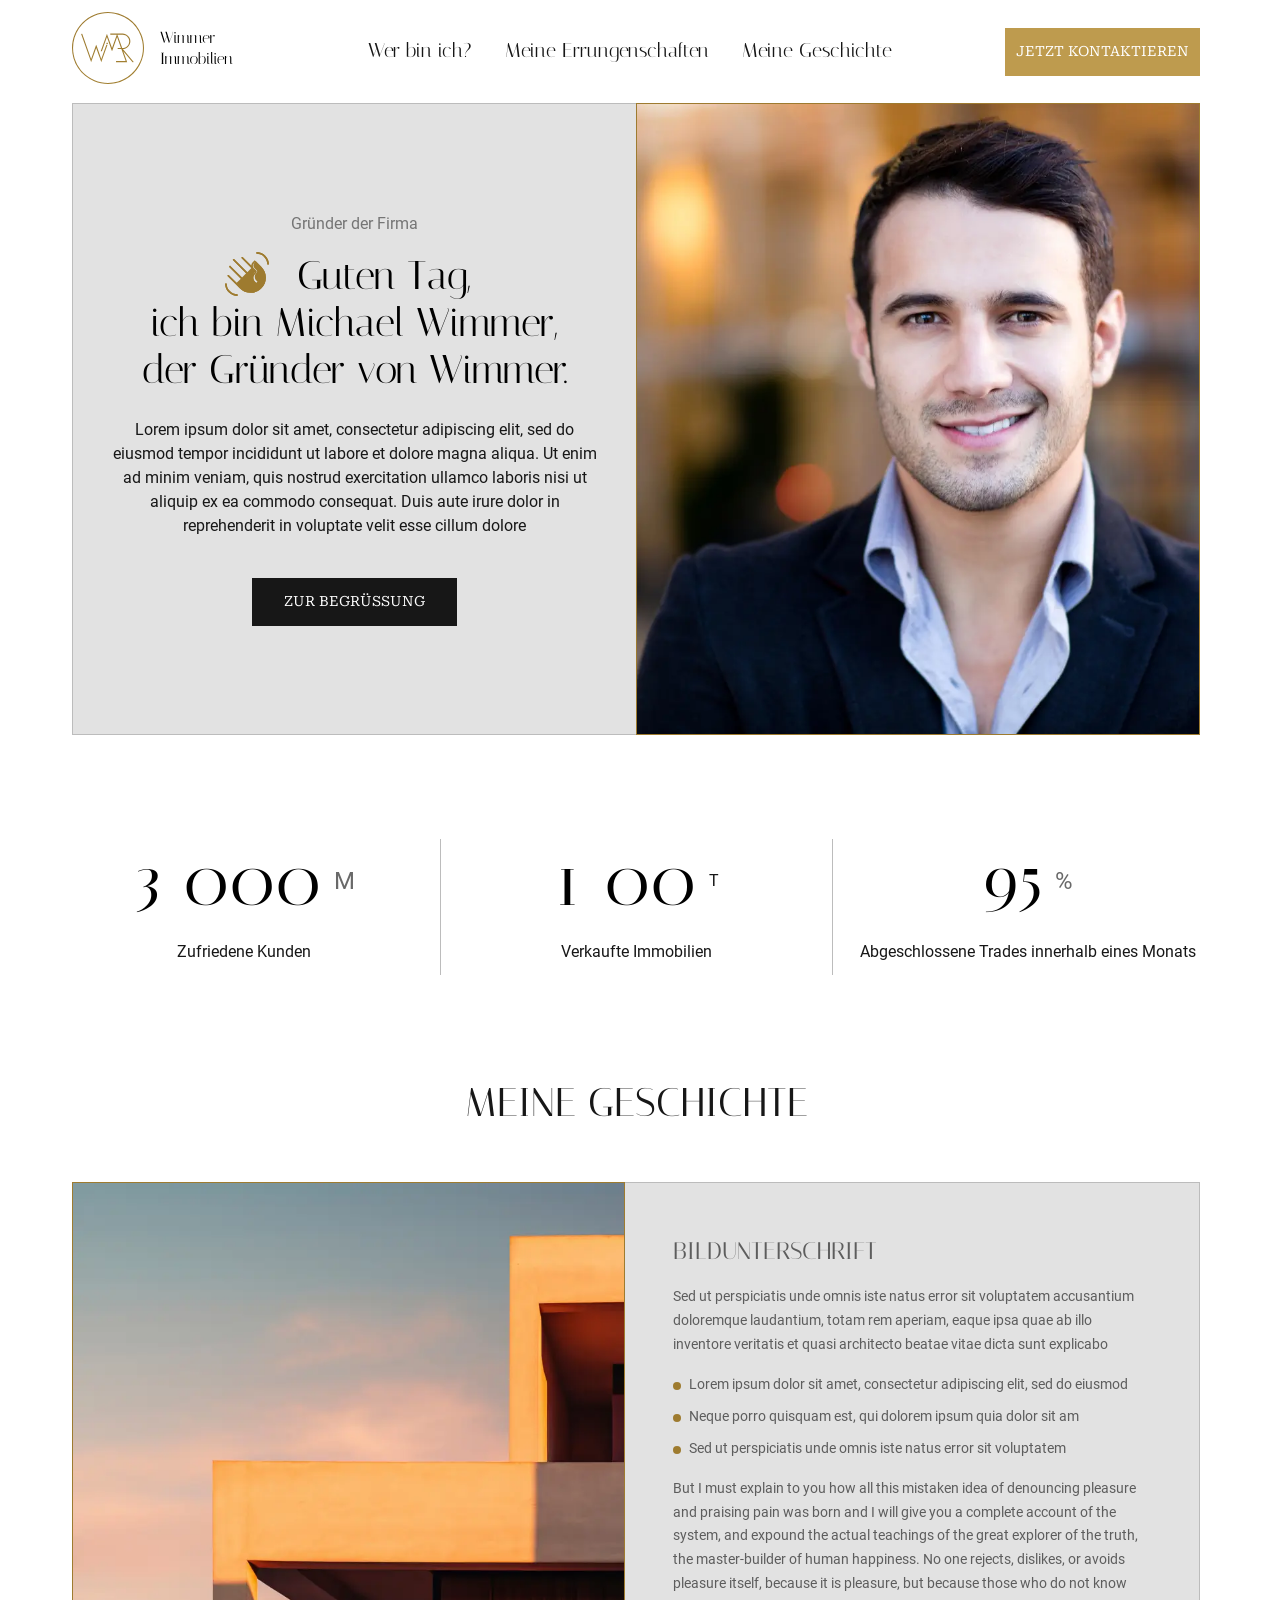
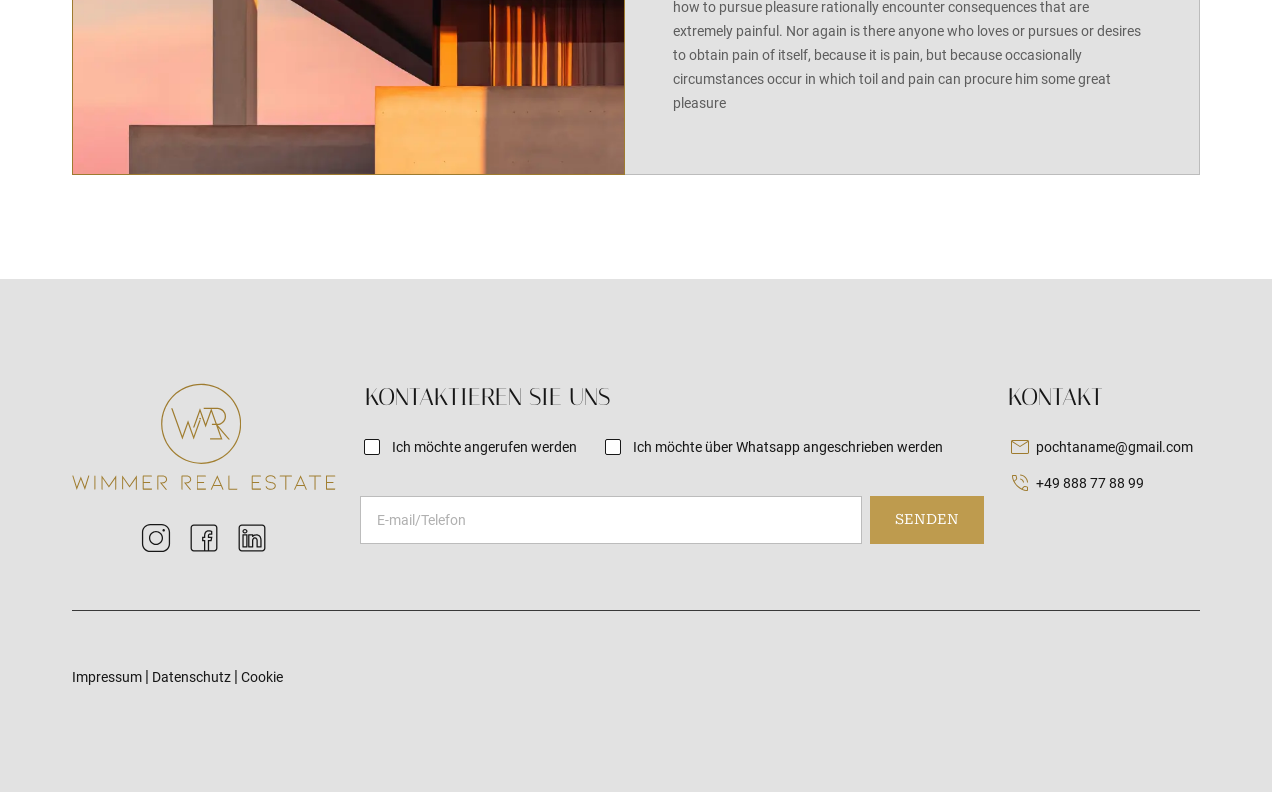
<file: index.html>
<!DOCTYPE html>
<html lang="ru">

<head>
  <meta charset="UTF-8" />
  <meta name="viewport" content="width=device-width, initial-scale=1.0" />
  <title>Title</title>
  <meta name="description" content="Description" />
  <link rel="stylesheet" href="./css/main.css" />
</head>

<body>
  <div class="wrapper">
    <header class="site-header">
      <div class="container">
        <div class="site-header__body">
          <div class="site-header__logo">
            <svg width="161" height="72" viewBox="0 0 161 72" fill="none" xmlns="http://www.w3.org/2000/svg">
              <mask id="mask0_4011_123" style="mask-type:luminance" maskUnits="userSpaceOnUse" x="9" y="21" width="27" height="30">
                <path d="M29.2843 46.8948L28.2281 43.9335L27.6457 42.3011L24.7898 34.2908L24.6163 33.8045L24.2074 32.6553L23.7985 33.8045L23.6251 34.2908L19.1305 46.8948L10.1971 21.8447H9.0293L18.5481 48.5241L18.7433 49.0724L19.1305 50.1596L19.5146 49.0755L19.7128 48.5241L24.2074 35.9263L27.0634 43.9335L27.6457 45.5659L28.702 48.5241L28.8971 49.0755L29.2843 50.1596L29.6684 49.0724L29.8636 48.5241L35.5259 32.6553H34.3613L29.2843 46.8948Z" fill="white" />
              </mask>
              <g mask="url(#mask0_4011_123)">
                <path d="M28.9005 10.3715L-3.23145 28.9229L15.6529 61.6315L47.7848 43.0801L28.9005 10.3715Z" fill="url(#paint0_linear_4011_123)" />
              </g>
              <mask id="mask1_4011_123" style="mask-type:luminance" maskUnits="userSpaceOnUse" x="28" y="21" width="34" height="30">
                <path d="M49.7441 34.8744L45.677 23.4753L45.4818 22.927L45.4044 22.704H50.8933V22.6823C51.6721 22.7144 52.4384 22.8887 53.1545 23.1965C54.7525 23.8739 56.0236 25.1472 56.6982 26.7463C57.0416 27.5627 57.2185 28.4394 57.2185 29.3251C57.2185 30.2107 57.0416 31.0874 56.6982 31.9038C56.0236 33.4954 54.7593 34.7642 53.17 35.4443C52.3543 35.7912 51.4761 35.9673 50.5897 35.9616H50.1468L49.7441 34.8744ZM38.2831 21.5238V22.7195H44.788L44.7074 22.9394L44.5092 23.4908L40.0177 36.0886L37.1587 28.0783L36.5794 26.4366L35.5262 23.4815L35.328 22.9301L34.9439 21.846L34.5567 22.9301L34.3616 23.4815L28.7178 39.3008H29.8825L34.9439 25.1077L36.0002 28.069L36.5794 29.7014L39.4354 37.7117L39.5221 37.9564L39.6119 38.1981L39.8164 38.7742L40.0208 39.3472L40.4297 38.1981L40.6032 37.7117L45.0977 25.1077L47.5758 32.0803L48.2728 34.0411L48.7591 35.4133L48.9573 35.9647H45.677V37.117H49.3755L53.613 48.9869H44.0322V50.1578H55.1834L54.7653 48.9869L51.3301 39.3534L60.5268 50.1609H61.9671L50.8685 37.1108C51.8076 37.0792 52.7328 36.8744 53.5975 36.5068C55.4658 35.7121 56.9535 34.2244 57.7482 32.356C58.1509 31.3952 58.3583 30.3638 58.3583 29.322C58.3583 28.2801 58.1509 27.2487 57.7482 26.2879C56.9535 24.4195 55.4658 22.9318 53.5975 22.1371C52.6387 21.7251 51.6055 21.5142 50.5619 21.5176L38.2831 21.5238Z" fill="white" />
              </mask>
              <g mask="url(#mask1_4011_123)">
                <path d="M53.6664 7.12196L16.3223 28.6826L37.0357 64.5594L74.3799 42.9987L53.6664 7.12196Z" fill="url(#paint1_linear_4011_123)" />
              </g>
              <mask id="mask2_4011_123" style="mask-type:luminance" maskUnits="userSpaceOnUse" x="34" y="30" width="2" height="3">
                <path d="M34.3613 31.366C34.3613 31.5186 34.4066 31.6677 34.4913 31.7945C34.5761 31.9214 34.6965 32.0202 34.8375 32.0786C34.9784 32.137 35.1335 32.1523 35.2831 32.1225C35.4327 32.0927 35.5701 32.0193 35.678 31.9114C35.7859 31.8035 35.8593 31.6661 35.8891 31.5165C35.9189 31.3669 35.9036 31.2118 35.8452 31.0709C35.7868 30.9299 35.688 30.8095 35.5611 30.7247C35.4343 30.64 35.2852 30.5947 35.1326 30.5947C34.9281 30.5947 34.7319 30.676 34.5872 30.8206C34.4426 30.9653 34.3613 31.1615 34.3613 31.366Z" fill="white" />
              </mask>
              <g mask="url(#mask2_4011_123)">
                <path d="M35.5165 29.9268L33.6924 30.98L34.7456 32.8041L36.5697 31.751L35.5165 29.9268Z" fill="url(#paint2_linear_4011_123)" />
              </g>
              <mask id="mask3_4011_123" style="mask-type:luminance" maskUnits="userSpaceOnUse" x="0" y="0" width="72" height="72">
                <path d="M1.05936 36C1.05936 29.0894 3.1086 22.334 6.94793 16.588C10.7873 10.8421 16.2442 6.36364 22.6288 3.71907C29.0134 1.07449 36.0388 0.382552 42.8166 1.73074C49.5944 3.07894 55.8202 6.40671 60.7067 11.2932C65.5933 16.1798 68.9211 22.4056 70.2692 29.1834C71.6174 35.9612 70.9255 42.9866 68.2809 49.3712C65.6363 55.7558 61.1579 61.2127 55.412 65.0521C49.666 68.8914 42.9106 70.9406 36 70.9406C26.7367 70.9292 17.8561 67.2442 11.3059 60.6941C4.75576 54.1439 1.07084 45.2633 1.05936 36ZM0 36C0 43.1201 2.11136 50.0804 6.0671 56.0005C10.0228 61.9207 15.6453 66.5349 22.2234 69.2597C28.8015 71.9844 36.0399 72.6973 43.0232 71.3083C50.0066 69.9192 56.4211 66.4905 61.4558 61.4558C66.4905 56.4212 69.9192 50.0066 71.3083 43.0233C72.6973 36.0399 71.9844 28.8015 69.2596 22.2234C66.5349 15.6453 61.9207 10.0228 56.0005 6.06709C50.0803 2.11136 43.1201 0 36 0C26.4555 0.0106583 17.3049 3.80693 10.5559 10.5559C3.80692 17.3049 0.0106583 26.4555 0 36Z" fill="white" />
              </mask>
              <g mask="url(#mask3_4011_123)">
                <path d="M54.0004 -31.1766L-31.1768 18.0005L18.0003 103.178L103.178 54.0006L54.0004 -31.1766Z" fill="url(#paint3_linear_4011_123)" />
              </g>
              <path d="M100.752 19.7998C100.955 20.0025 101.056 20.2638 101.056 20.5838C101.056 20.8505 100.998 21.1225 100.88 21.3998L97.1045 30.9998L96.9285 31.0798L94.8165 24.3758L92.2085 30.9998L92.0325 31.0798L88.4805 19.7998H89.8405L92.7045 29.2718L94.7365 24.1198L93.3765 19.7998H94.7365L97.6005 29.2718L100.688 21.3998C100.806 21.1331 100.864 20.8558 100.864 20.5678C100.864 20.2798 100.784 20.0558 100.624 19.8958L100.752 19.7998Z" fill="black" />
              <path d="M103.804 30.9998C103.366 30.9998 103.03 30.9038 102.796 30.7118C102.572 30.5198 102.454 30.3278 102.444 30.1358L102.428 29.8638V22.9998H103.548V29.8638C103.548 30.1731 103.606 30.4131 103.724 30.5838C103.852 30.7438 103.974 30.8291 104.092 30.8398L104.284 30.8718H104.78V30.9998H103.804ZM102.524 21.2078C102.396 21.0798 102.332 20.9198 102.332 20.7278C102.332 20.5358 102.396 20.3758 102.524 20.2478C102.652 20.1091 102.812 20.0398 103.004 20.0398C103.196 20.0398 103.356 20.1091 103.484 20.2478C103.622 20.3758 103.692 20.5358 103.692 20.7278C103.692 20.9198 103.622 21.0798 103.484 21.2078C103.356 21.3358 103.196 21.3998 103.004 21.3998C102.812 21.3998 102.652 21.3358 102.524 21.2078Z" fill="black" />
              <path d="M115.398 24.8398C115.398 24.1891 115.313 23.7305 115.142 23.4638C114.971 23.1971 114.646 23.0638 114.166 23.0638C113.526 23.0638 112.955 23.3305 112.454 23.8638C111.963 24.3971 111.718 24.8771 111.718 25.3038V30.9998H110.598V24.8398C110.598 24.1891 110.513 23.7305 110.342 23.4638C110.171 23.1971 109.809 23.0638 109.254 23.0638C108.699 23.0638 108.171 23.3198 107.67 23.8318C107.179 24.3438 106.913 24.8185 106.87 25.2558V30.9998H105.75V22.9998H106.87V24.8078C107.041 24.3491 107.355 23.9225 107.814 23.5278C108.273 23.1331 108.785 22.9358 109.35 22.9358C109.915 22.9358 110.363 22.9891 110.694 23.0958C111.035 23.1918 111.275 23.3465 111.414 23.5598C111.553 23.7731 111.638 23.9598 111.67 24.1198C111.702 24.2798 111.718 24.5038 111.718 24.7918C111.889 24.3331 112.198 23.9118 112.646 23.5278C113.094 23.1331 113.574 22.9358 114.086 22.9358C114.598 22.9358 115.009 22.9785 115.318 23.0638C115.627 23.1491 115.857 23.2451 116.006 23.3518C116.166 23.4585 116.283 23.6131 116.358 23.8158C116.443 24.0185 116.491 24.1838 116.502 24.3118C116.513 24.4398 116.518 24.6211 116.518 24.8558V29.8638C116.518 30.1731 116.577 30.4131 116.694 30.5838C116.822 30.7438 116.95 30.8291 117.078 30.8398L117.254 30.8718H117.75V30.9998H116.774C116.337 30.9998 116.001 30.9038 115.766 30.7118C115.542 30.5198 115.425 30.3278 115.414 30.1358L115.398 29.8638V24.8398Z" fill="black" />
              <path d="M127.882 24.8398C127.882 24.1891 127.797 23.7305 127.626 23.4638C127.456 23.1971 127.13 23.0638 126.65 23.0638C126.01 23.0638 125.44 23.3305 124.938 23.8638C124.448 24.3971 124.202 24.8771 124.202 25.3038V30.9998H123.082V24.8398C123.082 24.1891 122.997 23.7305 122.826 23.4638C122.656 23.1971 122.293 23.0638 121.738 23.0638C121.184 23.0638 120.656 23.3198 120.154 23.8318C119.664 24.3438 119.397 24.8185 119.354 25.2558V30.9998H118.234V22.9998H119.354V24.8078C119.525 24.3491 119.84 23.9225 120.298 23.5278C120.757 23.1331 121.269 22.9358 121.834 22.9358C122.4 22.9358 122.848 22.9891 123.178 23.0958C123.52 23.1918 123.76 23.3465 123.898 23.5598C124.037 23.7731 124.122 23.9598 124.154 24.1198C124.186 24.2798 124.202 24.5038 124.202 24.7918C124.373 24.3331 124.682 23.9118 125.13 23.5278C125.578 23.1331 126.058 22.9358 126.57 22.9358C127.082 22.9358 127.493 22.9785 127.802 23.0638C128.112 23.1491 128.341 23.2451 128.49 23.3518C128.65 23.4585 128.768 23.6131 128.842 23.8158C128.928 24.0185 128.976 24.1838 128.986 24.3118C128.997 24.4398 129.002 24.6211 129.002 24.8558V29.8638C129.002 30.1731 129.061 30.4131 129.178 30.5838C129.306 30.7438 129.434 30.8291 129.562 30.8398L129.738 30.8718H130.234V30.9998H129.258C128.821 30.9998 128.485 30.9038 128.25 30.7118C128.026 30.5198 127.909 30.3278 127.898 30.1358L127.882 29.8638V24.8398Z" fill="black" />
              <path d="M131.807 27.0958C131.807 28.4185 132.036 29.3891 132.495 30.0078C132.964 30.6265 133.577 30.9358 134.335 30.9358C135.401 30.9358 136.351 30.7758 137.183 30.4558L137.231 30.5678C136.377 30.8985 135.412 31.0638 134.335 31.0638C133.268 31.0638 132.399 30.7438 131.727 30.1038C131.055 29.4638 130.719 28.4771 130.719 27.1438C130.719 25.8105 131.071 24.7758 131.775 24.0398C132.479 23.3038 133.375 22.9358 134.463 22.9358C135.337 22.9358 136.073 23.1971 136.671 23.7198C137.268 24.2425 137.567 25.0158 137.567 26.0398C137.567 26.0931 137.567 26.1465 137.567 26.1998H131.855C131.823 26.4878 131.807 26.7865 131.807 27.0958ZM136.479 26.0718C136.468 25.0478 136.271 24.2905 135.887 23.7998C135.503 23.3091 135.007 23.0638 134.399 23.0638C133.791 23.0638 133.247 23.3305 132.767 23.8638C132.297 24.3971 131.999 25.1331 131.871 26.0718H136.479Z" fill="black" />
              <path d="M141.275 23.6878V23.3518C140.795 23.5438 140.357 23.9331 139.963 24.5198C139.568 25.0958 139.36 25.6398 139.339 26.1518V30.9998H138.219V22.9998H139.339V25.5438C139.509 24.9251 139.835 24.3438 140.315 23.7998C140.795 23.2451 141.339 22.9571 141.947 22.9358H142.011C142.224 22.9358 142.4 23.0105 142.539 23.1598C142.688 23.2985 142.763 23.4745 142.763 23.6878C142.763 23.9011 142.688 24.0771 142.539 24.2158C142.4 24.3545 142.224 24.4238 142.011 24.4238C141.797 24.4238 141.621 24.3545 141.483 24.2158C141.344 24.0771 141.275 23.9011 141.275 23.6878Z" fill="black" />
              <path d="M89.1205 40.9598V40.7998H91.9685V40.9598H91.1845V51.8398H91.9685V51.9998H89.1205V51.8398H89.8565V40.9598H89.1205Z" fill="black" />
              <path d="M102.898 45.8398C102.898 45.1891 102.813 44.7305 102.642 44.4638C102.471 44.1971 102.146 44.0638 101.666 44.0638C101.026 44.0638 100.455 44.3305 99.9538 44.8638C99.4632 45.3971 99.2178 45.8771 99.2178 46.3038V51.9998H98.0978V45.8398C98.0978 45.1891 98.0125 44.7305 97.8418 44.4638C97.6712 44.1971 97.3085 44.0638 96.7538 44.0638C96.1992 44.0638 95.6712 44.3198 95.1698 44.8318C94.6792 45.3438 94.4125 45.8185 94.3698 46.2558V51.9998H93.2498V43.9998H94.3698V45.8078C94.5405 45.3491 94.8552 44.9225 95.3138 44.5278C95.7725 44.1331 96.2845 43.9358 96.8498 43.9358C97.4152 43.9358 97.8632 43.9891 98.1938 44.0958C98.5352 44.1918 98.7752 44.3465 98.9138 44.5598C99.0525 44.7731 99.1378 44.9598 99.1698 45.1198C99.2018 45.2798 99.2178 45.5038 99.2178 45.7918C99.3885 45.3331 99.6978 44.9118 100.146 44.5278C100.594 44.1331 101.074 43.9358 101.586 43.9358C102.098 43.9358 102.509 43.9785 102.818 44.0638C103.127 44.1491 103.357 44.2451 103.506 44.3518C103.666 44.4585 103.783 44.6131 103.858 44.8158C103.943 45.0185 103.991 45.1838 104.002 45.3118C104.013 45.4398 104.018 45.6211 104.018 45.8558V50.8638C104.018 51.1731 104.077 51.4131 104.194 51.5838C104.322 51.7438 104.45 51.8291 104.578 51.8398L104.754 51.8718H105.25V51.9998H104.274C103.837 51.9998 103.501 51.9038 103.266 51.7118C103.042 51.5198 102.925 51.3278 102.914 51.1358L102.898 50.8638V45.8398Z" fill="black" />
              <path d="M115.382 45.8398C115.382 45.1891 115.297 44.7305 115.126 44.4638C114.956 44.1971 114.63 44.0638 114.15 44.0638C113.51 44.0638 112.94 44.3305 112.438 44.8638C111.948 45.3971 111.702 45.8771 111.702 46.3038V51.9998H110.582V45.8398C110.582 45.1891 110.497 44.7305 110.326 44.4638C110.156 44.1971 109.793 44.0638 109.238 44.0638C108.684 44.0638 108.156 44.3198 107.654 44.8318C107.164 45.3438 106.897 45.8185 106.854 46.2558V51.9998H105.734V43.9998H106.854V45.8078C107.025 45.3491 107.34 44.9225 107.798 44.5278C108.257 44.1331 108.769 43.9358 109.334 43.9358C109.9 43.9358 110.348 43.9891 110.678 44.0958C111.02 44.1918 111.26 44.3465 111.398 44.5598C111.537 44.7731 111.622 44.9598 111.654 45.1198C111.686 45.2798 111.702 45.5038 111.702 45.7918C111.873 45.3331 112.182 44.9118 112.63 44.5278C113.078 44.1331 113.558 43.9358 114.07 43.9358C114.582 43.9358 114.993 43.9785 115.302 44.0638C115.612 44.1491 115.841 44.2451 115.99 44.3518C116.15 44.4585 116.268 44.6131 116.342 44.8158C116.428 45.0185 116.476 45.1838 116.486 45.3118C116.497 45.4398 116.502 45.6211 116.502 45.8558V50.8638C116.502 51.1731 116.561 51.4131 116.678 51.5838C116.806 51.7438 116.934 51.8291 117.062 51.8398L117.238 51.8718H117.734V51.9998H116.758C116.321 51.9998 115.985 51.9038 115.75 51.7118C115.526 51.5198 115.409 51.3278 115.398 51.1358L115.382 50.8638V45.8398Z" fill="black" />
              <path d="M121.839 52.0638C120.719 52.0638 119.807 51.7438 119.103 51.1038C118.399 50.4638 118.047 49.4771 118.047 48.1438C118.047 46.8105 118.409 45.7758 119.135 45.0398C119.871 44.3038 120.799 43.9358 121.919 43.9358C123.049 43.9358 123.967 44.2558 124.671 44.8958C125.375 45.5358 125.727 46.5225 125.727 47.8558C125.727 49.1891 125.359 50.2238 124.623 50.9598C123.897 51.6958 122.969 52.0638 121.839 52.0638ZM121.951 44.0638C121.14 44.0638 120.468 44.4265 119.935 45.1518C119.401 45.8665 119.135 46.8691 119.135 48.1598C119.135 49.4398 119.38 50.3891 119.871 51.0078C120.361 51.6265 121.012 51.9358 121.823 51.9358C122.633 51.9358 123.305 51.5785 123.839 50.8638C124.372 50.1385 124.639 49.1358 124.639 47.8558C124.639 46.5651 124.393 45.6105 123.903 44.9918C123.412 44.3731 122.761 44.0638 121.951 44.0638Z" fill="black" />
              <path d="M126.687 40.0158H127.807V45.9838C127.989 45.4931 128.325 45.0291 128.815 44.5918C129.306 44.1545 129.861 43.9358 130.479 43.9358C132.645 43.9358 133.727 45.2051 133.727 47.7438C133.727 50.6238 132.33 52.0638 129.535 52.0638C128.714 52.0638 127.765 51.9305 126.687 51.6638V40.0158ZM130.463 44.0638C129.802 44.0638 129.205 44.3518 128.671 44.9278C128.138 45.4931 127.85 46.0051 127.807 46.4638V51.5678C128.458 51.8131 129.029 51.9358 129.519 51.9358C131.578 51.9358 132.607 50.5331 132.607 47.7278C132.607 45.2851 131.893 44.0638 130.463 44.0638Z" fill="black" />
              <path d="M136.632 51.9998C136.195 51.9998 135.859 51.9038 135.624 51.7118C135.4 51.5198 135.283 51.3278 135.272 51.1358L135.256 50.8638V43.9998H136.376V50.8638C136.376 51.1731 136.435 51.4131 136.552 51.5838C136.68 51.7438 136.803 51.8291 136.92 51.8398L137.112 51.8718H137.608V51.9998H136.632ZM135.352 42.2078C135.224 42.0798 135.16 41.9198 135.16 41.7278C135.16 41.5358 135.224 41.3758 135.352 41.2478C135.48 41.1091 135.64 41.0398 135.832 41.0398C136.024 41.0398 136.184 41.1091 136.312 41.2478C136.451 41.3758 136.52 41.5358 136.52 41.7278C136.52 41.9198 136.451 42.0798 136.312 42.2078C136.184 42.3358 136.024 42.3998 135.832 42.3998C135.64 42.3998 135.48 42.3358 135.352 42.2078Z" fill="black" />
              <path d="M140.922 51.9998C139.984 51.9998 139.392 51.7545 139.146 51.2638C139.093 51.1571 139.066 51.0611 139.066 50.9758V40.0158H140.186V50.8638C140.186 51.1731 140.245 51.4131 140.362 51.5838C140.49 51.7438 140.618 51.8291 140.746 51.8398L140.922 51.8718H141.418V51.9998H140.922Z" fill="black" />
              <path d="M143.944 51.9998C143.507 51.9998 143.171 51.9038 142.936 51.7118C142.712 51.5198 142.595 51.3278 142.584 51.1358L142.568 50.8638V43.9998H143.688V50.8638C143.688 51.1731 143.747 51.4131 143.864 51.5838C143.992 51.7438 144.115 51.8291 144.232 51.8398L144.424 51.8718H144.92V51.9998H143.944ZM142.664 42.2078C142.536 42.0798 142.472 41.9198 142.472 41.7278C142.472 41.5358 142.536 41.3758 142.664 41.2478C142.792 41.1091 142.952 41.0398 143.144 41.0398C143.336 41.0398 143.496 41.1091 143.624 41.2478C143.763 41.3758 143.832 41.5358 143.832 41.7278C143.832 41.9198 143.763 42.0798 143.624 42.2078C143.496 42.3358 143.336 42.3998 143.144 42.3998C142.952 42.3998 142.792 42.3358 142.664 42.2078Z" fill="black" />
              <path d="M146.494 48.0958C146.494 49.4185 146.723 50.3891 147.182 51.0078C147.651 51.6265 148.265 51.9358 149.022 51.9358C150.089 51.9358 151.038 51.7758 151.87 51.4558L151.918 51.5678C151.065 51.8985 150.099 52.0638 149.022 52.0638C147.955 52.0638 147.086 51.7438 146.414 51.1038C145.742 50.4638 145.406 49.4771 145.406 48.1438C145.406 46.8105 145.758 45.7758 146.462 45.0398C147.166 44.3038 148.062 43.9358 149.15 43.9358C150.025 43.9358 150.761 44.1971 151.358 44.7198C151.955 45.2425 152.254 46.0158 152.254 47.0398C152.254 47.0931 152.254 47.1465 152.254 47.1998H146.542C146.51 47.4878 146.494 47.7865 146.494 48.0958ZM151.166 47.0718C151.155 46.0478 150.958 45.2905 150.574 44.7998C150.19 44.3091 149.694 44.0638 149.086 44.0638C148.478 44.0638 147.934 44.3305 147.454 44.8638C146.985 45.3971 146.686 46.1331 146.558 47.0718H151.166Z" fill="black" />
              <path d="M159.546 51.9998C159.109 51.9998 158.773 51.9038 158.538 51.7118C158.314 51.5198 158.197 51.3278 158.186 51.1358L158.17 50.8638V45.8398C158.17 44.9971 157.951 44.4585 157.514 44.2238C157.29 44.1171 157.013 44.0638 156.682 44.0638C155.999 44.0638 155.386 44.3358 154.842 44.8798C154.298 45.4131 154.026 45.8931 154.026 46.3198V51.9998H152.906V43.9998H154.026V45.8238C154.207 45.3651 154.543 44.9385 155.034 44.5438C155.525 44.1385 156.063 43.9358 156.65 43.9358C157.237 43.9358 157.711 43.9945 158.074 44.1118C158.447 44.2185 158.719 44.3731 158.89 44.5758C159.157 44.9065 159.29 45.3331 159.29 45.8558V50.8638C159.29 51.1731 159.349 51.4131 159.466 51.5838C159.594 51.7438 159.722 51.8291 159.85 51.8398L160.026 51.8718H160.522V51.9998H159.546Z" fill="black" />
              <defs>
                <linearGradient id="paint0_linear_4011_123" x1="29.3865" y1="50.6132" x2="12.0618" y2="20.6059" gradientUnits="userSpaceOnUse">
                  <stop stop-color="#A28032" />
                  <stop offset="0.12" stop-color="#A28032" />
                  <stop offset="0.64" stop-color="#9E7B2F" />
                  <stop offset="1" stop-color="#9E7B2F" />
                </linearGradient>
                <linearGradient id="paint1_linear_4011_123" x1="54.9905" y1="54.3398" x2="35.9699" y2="21.395" gradientUnits="userSpaceOnUse">
                  <stop stop-color="#A28032" />
                  <stop offset="0.12" stop-color="#A28032" />
                  <stop offset="0.64" stop-color="#9E7B2F" />
                  <stop offset="1" stop-color="#9E7B2F" />
                </linearGradient>
                <linearGradient id="paint2_linear_4011_123" x1="34.8377" y1="32.7664" x2="34.0664" y2="31.4305" gradientUnits="userSpaceOnUse">
                  <stop stop-color="#A28032" />
                  <stop offset="0.12" stop-color="#A28032" />
                  <stop offset="0.64" stop-color="#9E7B2F" />
                  <stop offset="1" stop-color="#9E7B2F" />
                </linearGradient>
                <linearGradient id="paint3_linear_4011_123" x1="53.7986" y1="67.5937" x2="17.8048" y2="5.25059" gradientUnits="userSpaceOnUse">
                  <stop stop-color="#A28032" />
                  <stop offset="0.12" stop-color="#A28032" />
                  <stop offset="0.64" stop-color="#9E7B2F" />
                  <stop offset="1" stop-color="#9E7B2F" />
                </linearGradient>
              </defs>
            </svg>

          </div>
          <nav class="site-header__menu menu">
            <ul class="menu__list">
              <li class="menu__item">
                <a data-anchor href="#about" class="menu__link">Wer bin ich?</a>
              </li>
              <li class="menu__item">
                <a data-anchor href="#achievements" class="menu__link">Meine Errungenschaften</a>
              </li>
              <li class="menu__item">
                <a data-anchor href="#history" class="menu__link">Meine Geschichte</a>
              </li>
            </ul>
          </nav>
          <a data-anchor href="#contacts" class="site-header__button button"> Jetzt kontaktieren </a>
        </div>
      </div>
    </header>

    <main class="site-page">
      <section id="about" class="hero">
        <div class="container">
          <div class="hero__body">
            <div class="hero__content">
              <p class="hero__post">Gründer der Firma</p>
              <h1 class="hero__title">
                <span class="hero__title-icon">
                  <svg width="44" height="44" viewBox="0 0 44 44" fill="none" xmlns="http://www.w3.org/2000/svg">
                    <path d="M23.5747 21.5333L9.28307 7.18332C9.08863 6.98887 8.89418 6.89165 8.69974 6.89165C8.50529 6.89165 8.31085 6.98887 8.11641 7.18332C7.92196 7.37776 7.82474 7.57221 7.82474 7.76665C7.82474 7.9611 7.92196 8.15554 8.11641 8.34998L22.4081 22.6417L23.5747 21.5333ZM18.2664 26.7833L5.60807 14.125C5.41363 13.9305 5.21918 13.8333 5.02474 13.8333C4.8303 13.8333 4.63585 13.9305 4.44141 14.125C4.24696 14.3194 4.14974 14.5139 4.14974 14.7083C4.14974 14.9028 4.24696 15.0972 4.44141 15.2917L17.1581 27.95L18.2664 26.7833ZM36.4081 36.2917C39.4025 33.2972 40.89 29.7194 40.8706 25.5583C40.8511 21.3972 39.3247 17.8 36.2914 14.7667L29.6997 8.17498L27.7164 10.2167C27.2497 10.6833 26.8997 11.1986 26.6664 11.7625C26.4331 12.3264 26.297 12.9389 26.2581 13.6L17.8581 5.19998C17.6636 5.00554 17.4692 4.90832 17.2747 4.90832C17.0803 4.90832 16.8859 5.00554 16.6914 5.19998C16.497 5.39443 16.3997 5.58887 16.3997 5.78332C16.3997 5.97776 16.497 6.17221 16.6914 6.36665L26.8414 16.5167L30.1081 19.8417L28.9414 21.0083C27.5414 22.4083 26.8414 24.1 26.8414 26.0833C26.8414 28.0667 27.5414 29.7583 28.9414 31.1583L29.5247 31.7417L30.6331 30.575L30.1081 29.9917C29.0192 28.9028 28.4747 27.6 28.4747 26.0833C28.4747 24.5667 29.0192 23.2639 30.1081 22.175L31.2164 21.0667C31.5664 20.7167 31.7414 20.2986 31.7414 19.8125C31.7414 19.3264 31.5664 18.9083 31.2164 18.5583L28.8247 16.225C28.1636 15.5639 27.8331 14.7569 27.8331 13.8042C27.8331 12.8514 28.1636 12.0444 28.8247 11.3833L29.6997 10.5083L35.1247 15.875C37.8081 18.5583 39.1789 21.7667 39.2372 25.5C39.2956 29.2333 37.9831 32.4417 35.2997 35.125C32.6164 37.8083 29.3789 39.15 25.5872 39.15C21.7956 39.15 18.5581 37.8083 15.8747 35.125L3.9164 23.1667C3.72196 22.9722 3.52752 22.875 3.33307 22.875C3.13863 22.875 2.94418 22.9722 2.74974 23.1667C2.55529 23.3611 2.45807 23.5555 2.45807 23.75C2.45807 23.9444 2.55529 24.1389 2.74974 24.3333L14.7664 36.2917C17.7997 39.325 21.4067 40.8417 25.5872 40.8417C29.7678 40.8417 33.3747 39.325 36.4081 36.2917ZM12.5497 43.9333L12.6081 42.3C9.57474 42.3 6.99835 41.2403 4.87891 39.1208C2.75946 37.0014 1.69974 34.425 1.69974 31.3917L0.0664062 31.45C0.0664062 34.9111 1.28168 37.8569 3.71224 40.2875C6.1428 42.718 9.08863 43.9333 12.5497 43.9333ZM43.9331 12.55C43.9331 9.08887 42.7178 6.14304 40.2872 3.71248C37.8567 1.28193 34.9109 0.0666504 31.4497 0.0666504L31.3914 1.69998C34.4247 1.69998 37.0011 2.75971 39.1206 4.87915C41.24 6.9986 42.2997 9.57498 42.2997 12.6083L43.9331 12.55Z" fill="#9E7B2F" />
                    <path d="M43.9331 12.55C43.9331 9.08887 42.7178 6.14304 40.2872 3.71248C37.8567 1.28193 34.9109 0.0666504 31.4497 0.0666504L31.3914 1.69998C34.4247 1.69998 37.0011 2.75971 39.1206 4.87915C41.24 6.9986 42.2997 9.57498 42.2997 12.6083L43.9331 12.55ZM36.4081 36.2917C39.4025 33.2972 40.89 29.7194 40.8706 25.5583C40.8511 21.3972 39.3247 17.8 36.2914 14.7667L30.8664 9.34165L29.6997 10.5083C28.922 11.2861 28.4942 12.2097 28.4164 13.2792C28.3386 14.3486 28.6692 15.2528 29.4081 15.9917L31.6247 18.15C31.9747 18.5 32.1497 18.918 32.1497 19.4042C32.1497 19.8903 31.9747 20.3083 31.6247 20.6583L31.3331 20.95C30.2831 22 29.7581 23.2639 29.7581 24.7417C29.7581 26.2194 30.2831 27.4833 31.3331 28.5333L32.4997 29.7L31.3331 30.8083L30.1664 29.7C28.8053 28.3389 28.1247 26.6861 28.1247 24.7417C28.1247 22.7972 28.8053 21.1444 30.1664 19.7833L30.5164 19.375L27.7747 16.6333C27.4636 16.2444 27.2303 15.8458 27.0747 15.4375C26.9192 15.0292 26.8025 14.5917 26.7247 14.125L17.8581 5.19998C17.6636 5.00554 17.4692 4.90832 17.2747 4.90832C17.0803 4.90832 16.8859 5.00554 16.6914 5.19998C16.497 5.39443 16.3997 5.58887 16.3997 5.78332C16.3997 5.97776 16.497 6.17221 16.6914 6.36665L26.4331 16.1083L22.2914 20.25L9.28307 7.18332C9.08863 6.98887 8.89418 6.89165 8.69974 6.89165C8.50529 6.89165 8.31085 6.98887 8.11641 7.18332C7.92196 7.37776 7.82474 7.57221 7.82474 7.76665C7.82474 7.9611 7.92196 8.15554 8.11641 8.34998L21.1831 21.3583L17.0414 25.5L5.60807 14.125C5.41363 13.9305 5.21918 13.8333 5.02474 13.8333C4.8303 13.8333 4.63585 13.9305 4.44141 14.125C4.24696 14.3194 4.14974 14.5139 4.14974 14.7083C4.14974 14.9028 4.24696 15.0972 4.44141 15.2917L15.8747 26.6667L11.6747 30.8667L3.9164 23.1667C3.72196 22.9722 3.52752 22.875 3.33307 22.875C3.13863 22.875 2.94418 22.9722 2.74974 23.1667C2.55529 23.3611 2.45807 23.5555 2.45807 23.75C2.45807 23.9444 2.55529 24.1389 2.74974 24.3333L14.7664 36.2917C17.7997 39.325 21.4067 40.8417 25.5872 40.8417C29.7678 40.8417 33.3747 39.325 36.4081 36.2917ZM12.5497 43.9333L12.6081 42.3C9.57474 42.3 6.99835 41.2403 4.87891 39.1208C2.75946 37.0014 1.69974 34.425 1.69974 31.3917L0.0664062 31.45C0.0664062 34.9111 1.28168 37.8569 3.71224 40.2875C6.1428 42.718 9.08863 43.9333 12.5497 43.9333Z" fill="#9E7B2F" />
                  </svg>
                </span>
                Guten Tag,
                <br />
                ich bin Michael Wimmer, der Gr&uuml;nder von Wimmer.
              </h1>
              <div class="hero__image hero__image--mobile">
                <picture>
                  <source srcset="images/hero/image@2x.webp" type="image/webp" media="(min-resolution: 2dppx)" />
                  <source srcset="images/hero/image.webp" type="image/webp" />
                  <source srcset="images/hero/image@2x.png" media="(min-resolution: 2dppx)" />
                  <img src="images/hero/image.png" alt="Image" title="Image" />
                </picture>
              </div>
              <p class="hero__text">
                Lorem ipsum dolor sit amet, consectetur adipiscing elit, sed do eiusmod tempor incididunt ut labore et dolore magna aliqua. Ut enim ad minim
                veniam, quis nostrud exercitation ullamco laboris nisi ut aliquip ex ea commodo consequat. Duis aute irure dolor in reprehenderit in
                voluptate velit esse cillum dolore
              </p>
              <a data-anchor href="#contacts" class="hero__button button button--black">Zur Begrüßung</a>
            </div>
            <div class="hero__image hero__image--desktop">
              <picture>
                <source srcset="images/hero/image@2x.webp" type="image/webp" media="(min-resolution: 2dppx)" />
                <source srcset="images/hero/image.webp" type="image/webp" />
                <source srcset="images/hero/image@2x.png" media="(min-resolution: 2dppx)" />
                <img src="images/hero/image.png" alt="Image" title="Image" />
              </picture>
            </div>
          </div>
        </div>
      </section>

      <section id="achievements" class="achievements">
        <div class="container">
          <h2 class="achievements__title visually-hidden">Meine Errungenschaften</h2>
          <dl class="achievements__list">
            <div class="achievements__item">
              <div class="achievements__item-number">
                <dd class="achievements__item-number-value">3 000</dd>
                <div class="achievements__item-number-symbol">M</div>
              </div>
              <dt class="achievements__item-description">Zufriedene Kunden</dt>
            </div>
            <div class="achievements__item">
              <div class="achievements__item-number">
                <dd class="achievements__item-number-value">1 00</dd>
                <div classa="achievements__item-number-symbol">T</div>
              </div>
              <dt class="achievements__item-description">Verkaufte Immobilien</dt>
            </div>
            <div class="achievements__item">
              <div class="achievements__item-number">
                <dd class="achievements__item-number-value">95</dd>
                <div class="achievements__item-number-symbol">%</div>
              </div>
              <dt class="achievements__item-description">Abgeschlossene Trades innerhalb eines Monats</dt>
            </div>
          </dl>
        </div>
      </section>

      <section id="history" class="history">
        <div class="container">
          <h2 class="history__title">Meine Geschichte</h2>
          <div class="history__body">
            <div class="history__image">
              <picture data-lozad>
                <source srcset="images/history/image@2x.webp" type="image/webp" media="(min-resolution: 2dppx)" />
                <source srcset="images/history/image.webp" type="image/webp" />
                <source srcset="images/history/image@2x.png" media="(min-resilution: 2dppx)" />
                <source srcset="images/history/image.png" />
                <img src="images/placeholder.png" alt="Image" title="Image" />
              </picture>
            </div>
            <div class="history__content">
              <h3>Bildunterschrift</h3>
              <p>
                Sed ut perspiciatis unde omnis iste natus error sit voluptatem accusantium doloremque laudantium, totam rem aperiam, eaque ipsa quae ab illo
                inventore veritatis et quasi architecto beatae vitae dicta sunt explicabo
              </p>
              <ul>
                <li>Lorem ipsum dolor sit amet, consectetur adipiscing elit, sed do eiusmod</li>
                <li>Neque porro quisquam est, qui dolorem ipsum quia dolor sit am</li>
                <li>Sed ut perspiciatis unde omnis iste natus error sit voluptatem</li>
              </ul>
              <p>
                But I must explain to you how all this mistaken idea of denouncing pleasure and praising pain was born and I will give you a complete
                account of the system, and expound the actual teachings of the great explorer of the truth, the master-builder of human happiness. No one
                rejects, dislikes, or avoids pleasure itself, because it is pleasure, but because those who do not know how to pursue pleasure rationally
                encounter consequences that are extremely painful. Nor again is there anyone who loves or pursues or desires to obtain pain of itself,
                because it is pain, but because occasionally circumstances occur in which toil and pain can procure him some great pleasure
              </p>
            </div>
          </div>
        </div>
      </section>

    </main>
    <footer id="contacts" class="site-footer">
      <div class="container">
        <div class="site-footer__body">
          <div class="site-footer__left">
            <div class="site-footer__logo">
              <svg width="265" height="108" viewBox="0 0 265 108" fill="none" xmlns="http://www.w3.org/2000/svg">
                <mask id="mask0_4011_3" style="mask-type:luminance" maskUnits="userSpaceOnUse" x="99" y="25" width="31" height="32">
                  <path d="M122.147 52.9877L120.968 49.6827L120.319 47.8608L117.131 38.9208L116.938 38.3781L116.481 37.0955L116.025 38.3781L115.831 38.9208L110.815 52.9877L100.845 25.0303H99.5415L110.165 54.8061L110.383 55.418L110.815 56.6314L111.244 55.4215L111.465 54.8061L116.481 40.7462L119.669 49.6827L120.319 51.5046L121.497 54.8061L121.715 55.4215L122.147 56.6314L122.576 55.418L122.794 54.8061L129.113 37.0955H127.814L122.147 52.9877Z" fill="white" />
                </mask>
                <g mask="url(#mask0_4011_3)">
                  <path d="M121.719 12.2252L85.8579 32.9297L106.934 69.4346L142.795 48.7301L121.719 12.2252Z" fill="url(#paint0_linear_4011_3)" />
                </g>
                <mask id="mask1_4011_3" style="mask-type:luminance" maskUnits="userSpaceOnUse" x="121" y="24" width="38" height="33">
                  <path d="M144.982 39.573L140.443 26.8509L140.225 26.239L140.138 25.9901H146.264V25.9659C147.134 26.0018 147.989 26.1963 148.788 26.5398C150.571 27.2958 151.99 28.7169 152.743 30.5016C153.126 31.4127 153.324 32.3912 153.324 33.3796C153.324 34.3681 153.126 35.3465 152.743 36.2577C151.99 38.034 150.579 39.4501 148.805 40.2091C147.895 40.5963 146.915 40.7928 145.926 40.7864H145.431L144.982 39.573ZM132.191 24.673V26.0074H139.45L139.361 26.2529L139.139 26.8682L134.127 40.9282L130.936 31.9882L130.289 30.1559L129.114 26.8579L128.893 26.2425L128.464 25.0325L128.032 26.2425L127.814 26.8579L121.515 44.5132H122.815L128.464 28.6728L129.643 31.9778L130.289 33.7997L133.477 42.7397L133.573 43.0128L133.674 43.2824L133.902 43.9255L134.13 44.565L134.586 43.2824L134.78 42.7397L139.796 28.6728L142.562 36.4547L143.34 38.643L143.882 40.1745L144.104 40.7899H140.443V42.0759H144.57L149.3 55.3235H138.607V56.6302H151.052L150.586 55.3235L146.752 44.5719L157.016 56.6337H158.623L146.237 42.069C147.285 42.0337 148.317 41.8051 149.282 41.3949C151.368 40.508 153.028 38.8476 153.915 36.7624C154.364 35.69 154.596 34.5389 154.596 33.3762C154.596 32.2134 154.364 31.0623 153.915 29.99C153.028 27.9048 151.368 26.2444 149.282 25.3575C148.212 24.8976 147.059 24.6623 145.894 24.6661L132.191 24.673Z" fill="white" />
                </mask>
                <g mask="url(#mask1_4011_3)">
                  <path d="M149.359 8.60007L107.681 32.6631L130.798 72.7038L172.477 48.6408L149.359 8.60007Z" fill="url(#paint1_linear_4011_3)" />
                </g>
                <mask id="mask2_4011_3" style="mask-type:luminance" maskUnits="userSpaceOnUse" x="127" y="34" width="3" height="3">
                  <path d="M127.813 35.6567C127.813 35.827 127.864 35.9934 127.959 36.135C128.053 36.2765 128.188 36.3868 128.345 36.452C128.502 36.5172 128.675 36.5342 128.842 36.501C129.009 36.4678 129.163 36.3858 129.283 36.2654C129.403 36.145 129.485 35.9916 129.519 35.8247C129.552 35.6577 129.535 35.4846 129.47 35.3273C129.404 35.17 129.294 35.0356 129.153 34.941C129.011 34.8464 128.845 34.7959 128.674 34.7959C128.446 34.7959 128.227 34.8866 128.066 35.048C127.904 35.2095 127.813 35.4284 127.813 35.6567Z" fill="white" />
                </mask>
                <g mask="url(#mask2_4011_3)">
                  <path d="M129.103 34.0502L127.067 35.2256L128.242 37.2615L130.278 36.086L129.103 34.0502Z" fill="url(#paint2_linear_4011_3)" />
                </g>
                <mask id="mask3_4011_3" style="mask-type:luminance" maskUnits="userSpaceOnUse" x="89" y="0" width="81" height="82">
                  <path d="M90.6467 40.8286C90.6467 33.1159 92.9337 25.5765 97.2187 19.1636C101.504 12.7508 107.594 7.7526 114.719 4.8011C121.845 1.84959 129.686 1.07734 137.25 2.58201C144.815 4.08667 151.763 7.80067 157.217 13.2543C162.67 18.708 166.384 25.6564 167.889 33.2209C169.394 40.7853 168.622 48.6261 165.67 55.7517C162.719 62.8772 157.72 68.9675 151.307 73.2525C144.895 77.5374 137.355 79.8245 129.643 79.8245C119.304 79.8117 109.393 75.6991 102.082 68.3887C94.7721 61.0783 90.6595 51.167 90.6467 40.8286ZM89.4644 40.8286C89.4644 48.7751 91.8208 56.5431 96.2356 63.1504C100.65 69.7577 106.925 74.9074 114.267 77.9484C121.609 80.9894 129.687 81.7851 137.481 80.2348C145.275 78.6845 152.434 74.8579 158.053 69.2389C163.672 63.6198 167.498 56.4608 169.049 48.667C170.599 40.8732 169.803 32.7947 166.762 25.4531C163.721 18.1115 158.572 11.8365 151.964 7.42164C145.357 3.0068 137.589 0.650391 129.643 0.650391C118.99 0.662286 108.778 4.89915 101.245 12.4315C93.7131 19.9637 89.4763 30.1763 89.4644 40.8286Z" fill="white" />
                </mask>
                <g mask="url(#mask3_4011_3)">
                  <path d="M149.732 -34.1454L54.6689 20.7393L109.554 115.802L204.617 60.9176L149.732 -34.1454Z" fill="url(#paint3_linear_4011_3)" />
                </g>
                <mask id="mask4_4011_3" style="mask-type:luminance" maskUnits="userSpaceOnUse" x="0" y="92" width="18" height="16">
                  <path d="M16.4126 92.54L12.8691 104.011L8.88305 93.6636L4.85556 104.056L1.26365 92.54H0.22998L4.76567 107.094L8.88305 96.4396L12.959 107.094L17.4704 92.54H16.4126Z" fill="white" />
                </mask>
                <g mask="url(#mask4_4011_3)">
                  <path d="M4.54195 85.0705L-6.07129 103.453L13.1616 114.557L23.7749 96.1746L4.54195 85.0705Z" fill="url(#paint4_linear_4011_3)" />
                </g>
                <mask id="mask5_4011_3" style="mask-type:luminance" maskUnits="userSpaceOnUse" x="22" y="92" width="2" height="15">
                  <path d="M23.4824 92.54H22.4902V106.852H23.4824V92.54Z" fill="white" />
                </mask>
                <g mask="url(#mask5_4011_3)">
                  <path d="M22.7372 92.1101L16.2915 103.274L23.2314 107.281L29.6771 96.1168L22.7372 92.1101Z" fill="url(#paint5_linear_4011_3)" />
                </g>
                <mask id="mask6_4011_3" style="mask-type:luminance" maskUnits="userSpaceOnUse" x="29" y="92" width="16" height="15">
                  <path d="M37.0649 102.845L29.646 92.3633V106.852H30.6382V95.5127L37.0649 104.584L43.4086 95.5334V106.852H44.4008V92.3633L37.0649 102.845Z" fill="white" />
                </mask>
                <g mask="url(#mask6_4011_3)">
                  <path d="M33.3351 85.9746L23.3735 103.229L40.7113 113.239L50.6729 95.9846L33.3351 85.9746Z" fill="url(#paint6_linear_4011_3)" />
                </g>
                <mask id="mask7_4011_3" style="mask-type:luminance" maskUnits="userSpaceOnUse" x="50" y="92" width="16" height="15">
                  <path d="M57.7421 102.845L50.3232 92.3633V106.852H51.312V95.5127L57.7421 104.584L64.0824 95.5334V106.852H65.0746V92.3633L57.7421 102.845Z" fill="white" />
                </mask>
                <g mask="url(#mask7_4011_3)">
                  <path d="M54.5016 85.6835L44.54 103.017L61.9574 113.027L71.919 95.6934L54.5016 85.6835Z" fill="url(#paint7_linear_4011_3)" />
                </g>
                <mask id="mask8_4011_3" style="mask-type:luminance" maskUnits="userSpaceOnUse" x="70" y="92" width="11" height="15">
                  <path d="M70.9761 92.54V106.852H80.2445V105.819H71.9683V100.204H78.4192V99.1915H71.9683V93.553H80.2445V92.54H70.9761Z" fill="white" />
                </mask>
                <g mask="url(#mask8_4011_3)">
                  <path d="M73.2916 88.5254L64.7769 103.273L77.9261 110.865L86.4409 96.1171L73.2916 88.5254Z" fill="url(#paint8_linear_4011_3)" />
                </g>
                <mask id="mask9_4011_3" style="mask-type:luminance" maskUnits="userSpaceOnUse" x="85" y="92" width="11" height="15">
                  <path d="M85.6616 92.5393V106.852H86.6538V93.5315H90.6606C91.3465 93.5168 92.0259 93.6674 92.6415 93.9705C93.1727 94.2273 93.6279 94.6181 93.9621 95.1045C94.2603 95.5354 94.4218 96.0462 94.4253 96.5703C94.4252 97.1416 94.2314 97.6961 93.8756 98.1432C93.5345 98.5986 93.0886 98.965 92.5758 99.2115C91.7305 99.5197 90.8337 99.6618 89.9346 99.6298H88.1715L94.1176 106.852H95.4382L90.2526 100.577C90.7147 100.579 91.1764 100.554 91.6355 100.501C92.0977 100.442 92.5478 100.311 92.9699 100.114C93.6607 99.8179 94.2581 99.3399 94.6984 98.7309C95.0942 98.215 95.3399 97.5999 95.4082 96.9532C95.4765 96.3066 95.3649 95.6536 95.0856 95.0664C94.8506 94.5706 94.5164 94.1283 94.1038 93.7666C93.6559 93.3644 93.1331 93.0542 92.5654 92.8539C91.9577 92.6363 91.3164 92.5274 90.6709 92.5324L85.6616 92.5393Z" fill="white" />
                </mask>
                <g mask="url(#mask9_4011_3)">
                  <path d="M88.1048 88.3098L79.4639 103.276L92.9934 111.088L101.634 96.121L88.1048 88.3098Z" fill="url(#paint9_linear_4011_3)" />
                </g>
                <mask id="mask10_4011_3" style="mask-type:luminance" maskUnits="userSpaceOnUse" x="109" y="92" width="11" height="15">
                  <path d="M109.882 92.5393V106.852H110.874V93.5315H114.881C115.567 93.5172 116.246 93.6678 116.862 93.9706C117.393 94.2273 117.848 94.6182 118.182 95.1045C118.481 95.5354 118.642 96.0462 118.646 96.5703C118.645 97.1417 118.452 97.6962 118.096 98.1433C117.754 98.5979 117.308 98.9641 116.796 99.2115C115.951 99.5198 115.054 99.6618 114.155 99.6298H112.392L118.338 106.852H119.658L114.473 100.577C114.935 100.579 115.397 100.554 115.856 100.501C116.317 100.442 116.766 100.311 117.187 100.114C117.877 99.8179 118.475 99.34 118.915 98.731C119.311 98.2151 119.557 97.5999 119.625 96.9532C119.693 96.3066 119.582 95.6537 119.302 95.0665C119.064 94.5708 118.728 94.1285 118.314 93.7666C117.865 93.3636 117.341 93.0534 116.772 92.8539C116.165 92.636 115.525 92.5271 114.881 92.5324L109.882 92.5393Z" fill="white" />
                </mask>
                <g mask="url(#mask10_4011_3)">
                  <path d="M112.325 88.3078L103.684 103.274L117.214 111.086L125.855 96.1191L112.325 88.3078Z" fill="url(#paint10_linear_4011_3)" />
                </g>
                <mask id="mask11_4011_3" style="mask-type:luminance" maskUnits="userSpaceOnUse" x="125" y="92" width="10" height="15">
                  <path d="M125.141 92.54V106.852H134.41V105.819H126.133V100.204H132.584V99.1915H126.133V93.553H134.41V92.54H125.141Z" fill="white" />
                </mask>
                <g mask="url(#mask11_4011_3)">
                  <path d="M127.455 88.5264L118.94 103.274L132.09 110.866L140.605 96.1181L127.455 88.5264Z" fill="url(#paint11_linear_4011_3)" />
                </g>
                <mask id="mask12_4011_3" style="mask-type:luminance" maskUnits="userSpaceOnUse" x="139" y="92" width="14" height="15">
                  <path d="M145.838 94.8035L149.119 102.226H142.402L145.838 94.8035ZM139.142 106.848H140.245L141.939 103.215H149.544L151.152 106.848H152.262L145.897 92.3594L139.142 106.848Z" fill="white" />
                </mask>
                <g mask="url(#mask12_4011_3)">
                  <path d="M142.419 86.693L132.87 103.231L148.968 112.526L158.517 95.9874L142.419 86.693Z" fill="url(#paint12_linear_4011_3)" />
                </g>
                <mask id="mask13_4011_3" style="mask-type:luminance" maskUnits="userSpaceOnUse" x="157" y="92" width="10" height="15">
                  <path d="M157.002 92.54V106.852H166.028V105.86H157.994V92.54H157.002Z" fill="white" />
                </mask>
                <g mask="url(#mask13_4011_3)">
                  <path d="M159.257 88.6331L150.803 103.276L163.769 110.763L172.224 96.1194L159.257 88.6331Z" fill="url(#paint13_linear_4011_3)" />
                </g>
                <mask id="mask14_4011_3" style="mask-type:luminance" maskUnits="userSpaceOnUse" x="180" y="92" width="10" height="15">
                  <path d="M180.406 92.54V106.852H189.678V105.819H181.398V100.204H187.849V99.1915H181.398V93.553H189.678V92.54H180.406Z" fill="white" />
                </mask>
                <g mask="url(#mask14_4011_3)">
                  <path d="M182.726 88.5254L174.211 103.273L187.36 110.865L195.875 96.1171L182.726 88.5254Z" fill="url(#paint14_linear_4011_3)" />
                </g>
                <mask id="mask15_4011_3" style="mask-type:luminance" maskUnits="userSpaceOnUse" x="194" y="92" width="11" height="16">
                  <path d="M197.47 92.6504C196.878 92.8298 196.32 93.1054 195.817 93.4663C195.348 93.8022 194.955 94.2333 194.663 94.7316C194.395 95.1976 194.254 95.7257 194.255 96.2631C194.257 96.9397 194.473 97.5983 194.874 98.1437C195.312 98.7408 195.895 99.2166 196.568 99.5265C197.089 99.7647 197.642 99.9276 198.21 100.011L199.32 100.187C200.569 100.332 201.435 100.53 201.919 100.781C202.39 101.024 202.8 101.369 203.119 101.791C203.396 102.16 203.546 102.609 203.548 103.07C203.548 103.849 203.159 104.524 202.382 105.096C201.518 105.715 200.473 106.032 199.409 105.998C198.857 106.002 198.307 105.924 197.778 105.767C197.293 105.628 196.838 105.401 196.436 105.096C196.093 104.886 195.806 104.596 195.599 104.251C195.392 103.906 195.271 103.517 195.247 103.115L194.3 103.644C194.495 104.567 195.038 105.38 195.817 105.912C196.32 106.272 196.878 106.546 197.47 106.724C198.098 106.916 198.752 107.013 199.409 107.011C200.692 107.037 201.95 106.652 202.998 105.912C203.471 105.573 203.862 105.133 204.142 104.622C204.402 104.146 204.539 103.613 204.54 103.07C204.539 102.435 204.342 101.816 203.976 101.297C203.566 100.72 203.027 100.247 202.403 99.9137C202.098 99.7488 201.772 99.6233 201.435 99.5404C201.045 99.4339 200.647 99.353 200.246 99.2984L199.475 99.1877C198.887 99.1117 198.407 99.0426 198.033 98.9769C197.675 98.9186 197.326 98.8116 196.996 98.6588C196.501 98.4166 196.07 98.0613 195.738 97.6217C195.425 97.239 195.248 96.7638 195.233 96.27C195.237 95.8925 195.343 95.5232 195.541 95.2017C195.769 94.8331 196.068 94.5144 196.422 94.2649C196.828 93.9581 197.288 93.7306 197.778 93.5942C198.303 93.4383 198.848 93.3602 199.396 93.3626C199.94 93.3602 200.482 93.4383 201.003 93.5942C201.5 93.7344 201.968 93.9615 202.386 94.2649C202.725 94.5157 203.012 94.829 203.233 95.1879C203.425 95.5086 203.534 95.8722 203.551 96.2458L204.498 95.7168C204.309 94.8032 203.772 93.9987 203.001 93.4732C201.954 92.7309 200.696 92.3443 199.413 92.3704C198.756 92.3685 198.102 92.4652 197.473 92.6573" fill="white" />
                </mask>
                <g mask="url(#mask15_4011_3)">
                  <path d="M196.828 87.9107L187.907 103.362L201.97 111.481L210.891 96.0296L196.828 87.9107Z" fill="url(#paint15_linear_4011_3)" />
                </g>
                <mask id="mask16_4011_3" style="mask-type:luminance" maskUnits="userSpaceOnUse" x="208" y="92" width="13" height="15">
                  <path d="M208.437 92.54V93.553H214.117V106.852H215.129V93.553H220.789V92.54H208.437Z" fill="white" />
                </mask>
                <g mask="url(#mask16_4011_3)">
                  <path d="M211.524 87.1901L202.238 103.273L217.699 112.2L226.985 96.1163L211.524 87.1901Z" fill="url(#paint16_linear_4011_3)" />
                </g>
                <mask id="mask17_4011_3" style="mask-type:luminance" maskUnits="userSpaceOnUse" x="222" y="92" width="14" height="15">
                  <path d="M229.441 94.804L232.722 102.226H226.009L229.441 94.804ZM222.749 106.848H223.848L225.552 103.219H233.158L234.762 106.852H235.844L229.479 92.3633L222.749 106.848Z" fill="white" />
                </mask>
                <g mask="url(#mask17_4011_3)">
                  <path d="M226.025 86.6901L216.477 103.229L232.575 112.523L242.123 95.9844L226.025 86.6901Z" fill="url(#paint17_linear_4011_3)" />
                </g>
                <mask id="mask18_4011_3" style="mask-type:luminance" maskUnits="userSpaceOnUse" x="237" y="92" width="14" height="15">
                  <path d="M237.766 92.54V93.553H243.446V106.852H244.459V93.553H250.118V92.54H237.766Z" fill="white" />
                </mask>
                <g mask="url(#mask18_4011_3)">
                  <path d="M240.852 87.1921L231.566 103.275L247.027 112.202L256.313 96.1182L240.852 87.1921Z" fill="url(#paint18_linear_4011_3)" />
                </g>
                <mask id="mask19_4011_3" style="mask-type:luminance" maskUnits="userSpaceOnUse" x="254" y="92" width="11" height="15">
                  <path d="M254.961 92.54V106.852H264.23V105.819H255.954V100.204H262.405V99.1915H255.954V93.553H264.23V92.54H254.961Z" fill="white" />
                </mask>
                <g mask="url(#mask19_4011_3)">
                  <path d="M257.28 88.5264L248.766 103.274L261.915 110.866L270.43 96.1181L257.28 88.5264Z" fill="url(#paint19_linear_4011_3)" />
                </g>
                <defs>
                  <linearGradient id="paint0_linear_4011_3" x1="122.262" y1="57.1375" x2="102.926" y2="23.6475" gradientUnits="userSpaceOnUse">
                    <stop stop-color="#A28032" />
                    <stop offset="0.12" stop-color="#A28032" />
                    <stop offset="0.64" stop-color="#9E7B2F" />
                    <stop offset="1" stop-color="#9E7B2F" />
                  </linearGradient>
                  <linearGradient id="paint1_linear_4011_3" x1="150.837" y1="61.298" x2="129.609" y2="24.5297" gradientUnits="userSpaceOnUse">
                    <stop stop-color="#A28032" />
                    <stop offset="0.12" stop-color="#A28032" />
                    <stop offset="0.64" stop-color="#9E7B2F" />
                    <stop offset="1" stop-color="#9E7B2F" />
                  </linearGradient>
                  <linearGradient id="paint2_linear_4011_3" x1="128.345" y1="37.2193" x2="127.484" y2="35.7283" gradientUnits="userSpaceOnUse">
                    <stop stop-color="#A28032" />
                    <stop offset="0.12" stop-color="#A28032" />
                    <stop offset="0.64" stop-color="#9E7B2F" />
                    <stop offset="1" stop-color="#9E7B2F" />
                  </linearGradient>
                  <linearGradient id="paint3_linear_4011_3" x1="149.507" y1="76.0883" x2="109.335" y2="6.5096" gradientUnits="userSpaceOnUse">
                    <stop stop-color="#A28032" />
                    <stop offset="0.12" stop-color="#A28032" />
                    <stop offset="0.64" stop-color="#9E7B2F" />
                    <stop offset="1" stop-color="#9E7B2F" />
                  </linearGradient>
                  <linearGradient id="paint4_linear_4011_3" x1="-1.01085" y1="94.9584" x2="14.836" y2="104.108" gradientUnits="userSpaceOnUse">
                    <stop stop-color="#A28032" />
                    <stop offset="0.12" stop-color="#A28032" />
                    <stop offset="0.64" stop-color="#9E7B2F" />
                    <stop offset="1" stop-color="#9E7B2F" />
                  </linearGradient>
                  <linearGradient id="paint5_linear_4011_3" x1="19.3668" y1="98.2359" x2="26.3067" y2="102.243" gradientUnits="userSpaceOnUse">
                    <stop stop-color="#A28032" />
                    <stop offset="0.12" stop-color="#A28032" />
                    <stop offset="0.64" stop-color="#9E7B2F" />
                    <stop offset="1" stop-color="#9E7B2F" />
                  </linearGradient>
                  <linearGradient id="paint6_linear_4011_3" x1="28.3691" y1="94.7362" x2="45.7069" y2="104.746" gradientUnits="userSpaceOnUse">
                    <stop stop-color="#A28032" />
                    <stop offset="0.12" stop-color="#A28032" />
                    <stop offset="0.64" stop-color="#9E7B2F" />
                    <stop offset="1" stop-color="#9E7B2F" />
                  </linearGradient>
                  <linearGradient id="paint7_linear_4011_3" x1="49.5364" y1="94.4852" x2="66.9538" y2="104.495" gradientUnits="userSpaceOnUse">
                    <stop stop-color="#A28032" />
                    <stop offset="0.12" stop-color="#A28032" />
                    <stop offset="0.64" stop-color="#9E7B2F" />
                    <stop offset="1" stop-color="#9E7B2F" />
                  </linearGradient>
                  <linearGradient id="paint8_linear_4011_3" x1="68.8808" y1="96.3489" x2="82.0301" y2="103.941" gradientUnits="userSpaceOnUse">
                    <stop stop-color="#A28032" />
                    <stop offset="0.12" stop-color="#A28032" />
                    <stop offset="0.64" stop-color="#9E7B2F" />
                    <stop offset="1" stop-color="#9E7B2F" />
                  </linearGradient>
                  <linearGradient id="paint9_linear_4011_3" x1="83.722" y1="95.8632" x2="97.2515" y2="103.675" gradientUnits="userSpaceOnUse">
                    <stop stop-color="#A28032" />
                    <stop offset="0.12" stop-color="#A28032" />
                    <stop offset="0.64" stop-color="#9E7B2F" />
                    <stop offset="1" stop-color="#9E7B2F" />
                  </linearGradient>
                  <linearGradient id="paint10_linear_4011_3" x1="107.953" y1="95.8635" x2="121.482" y2="103.675" gradientUnits="userSpaceOnUse">
                    <stop stop-color="#A28032" />
                    <stop offset="0.12" stop-color="#A28032" />
                    <stop offset="0.64" stop-color="#9E7B2F" />
                    <stop offset="1" stop-color="#9E7B2F" />
                  </linearGradient>
                  <linearGradient id="paint11_linear_4011_3" x1="123.046" y1="96.3469" x2="136.195" y2="103.939" gradientUnits="userSpaceOnUse">
                    <stop stop-color="#A28032" />
                    <stop offset="0.12" stop-color="#A28032" />
                    <stop offset="0.64" stop-color="#9E7B2F" />
                    <stop offset="1" stop-color="#9E7B2F" />
                  </linearGradient>
                  <linearGradient id="paint12_linear_4011_3" x1="143.08" y1="96.5863" x2="154.127" y2="102.965" gradientUnits="userSpaceOnUse">
                    <stop stop-color="#A28032" />
                    <stop offset="0.12" stop-color="#A28032" />
                    <stop offset="0.64" stop-color="#9E7B2F" />
                    <stop offset="1" stop-color="#9E7B2F" />
                  </linearGradient>
                  <linearGradient id="paint13_linear_4011_3" x1="154.628" y1="97.3689" x2="167.594" y2="104.855" gradientUnits="userSpaceOnUse">
                    <stop stop-color="#A28032" />
                    <stop offset="0.12" stop-color="#A28032" />
                    <stop offset="0.64" stop-color="#9E7B2F" />
                    <stop offset="1" stop-color="#9E7B2F" />
                  </linearGradient>
                  <linearGradient id="paint14_linear_4011_3" x1="178.306" y1="96.3437" x2="191.455" y2="103.935" gradientUnits="userSpaceOnUse">
                    <stop stop-color="#A28032" />
                    <stop offset="0.12" stop-color="#A28032" />
                    <stop offset="0.64" stop-color="#9E7B2F" />
                    <stop offset="1" stop-color="#9E7B2F" />
                  </linearGradient>
                  <linearGradient id="paint15_linear_4011_3" x1="193.716" y1="96.6081" x2="205.116" y2="103.19" gradientUnits="userSpaceOnUse">
                    <stop stop-color="#A28032" />
                    <stop offset="0.12" stop-color="#A28032" />
                    <stop offset="0.64" stop-color="#9E7B2F" />
                    <stop offset="1" stop-color="#9E7B2F" />
                  </linearGradient>
                  <linearGradient id="paint16_linear_4011_3" x1="207.07" y1="94.6381" x2="218.289" y2="101.115" gradientUnits="userSpaceOnUse">
                    <stop stop-color="#A28032" />
                    <stop offset="0.12" stop-color="#A28032" />
                    <stop offset="0.64" stop-color="#9E7B2F" />
                    <stop offset="1" stop-color="#9E7B2F" />
                  </linearGradient>
                  <linearGradient id="paint17_linear_4011_3" x1="226.682" y1="96.5846" x2="237.729" y2="102.963" gradientUnits="userSpaceOnUse">
                    <stop stop-color="#A28032" />
                    <stop offset="0.12" stop-color="#A28032" />
                    <stop offset="0.64" stop-color="#9E7B2F" />
                    <stop offset="1" stop-color="#9E7B2F" />
                  </linearGradient>
                  <linearGradient id="paint18_linear_4011_3" x1="236.399" y1="94.6401" x2="247.617" y2="101.117" gradientUnits="userSpaceOnUse">
                    <stop stop-color="#A28032" />
                    <stop offset="0.12" stop-color="#A28032" />
                    <stop offset="0.64" stop-color="#9E7B2F" />
                    <stop offset="1" stop-color="#9E7B2F" />
                  </linearGradient>
                  <linearGradient id="paint19_linear_4011_3" x1="252.861" y1="96.3447" x2="266.01" y2="103.936" gradientUnits="userSpaceOnUse">
                    <stop stop-color="#A28032" />
                    <stop offset="0.12" stop-color="#A28032" />
                    <stop offset="0.64" stop-color="#9E7B2F" />
                    <stop offset="1" stop-color="#9E7B2F" />
                  </linearGradient>
                </defs>
              </svg>

            </div>
            <ul class="site-footer__socials">
              <li class="site-footer__social">
                <a href="#" class="site-footer__social-link">
                  <svg width="32" height="32" viewBox="0 0 32 32" fill="none" xmlns="http://www.w3.org/2000/svg">
                    <path d="M10.2399 1.91992C5.65271 1.91992 1.91992 5.65271 1.91992 10.2399V21.7599C1.91992 26.3471 5.65271 30.0799 10.2399 30.0799H21.7599C26.3471 30.0799 30.0799 26.3471 30.0799 21.7599V10.2399C30.0799 5.65271 26.3471 1.91992 21.7599 1.91992H10.2399ZM10.2399 3.19992H21.7599C25.6553 3.19992 28.7999 6.34457 28.7999 10.2399V21.7599C28.7999 25.6553 25.6553 28.7999 21.7599 28.7999H10.2399C6.34457 28.7999 3.19992 25.6553 3.19992 21.7599V10.2399C3.19992 6.34457 6.34457 3.19992 10.2399 3.19992ZM23.6799 7.03992C23.3404 7.03992 23.0149 7.17478 22.7748 7.41483C22.5348 7.65487 22.3999 7.98045 22.3999 8.31992C22.3999 8.6594 22.5348 8.98497 22.7748 9.22502C23.0149 9.46507 23.3404 9.59992 23.6799 9.59992C24.0194 9.59992 24.345 9.46507 24.585 9.22502C24.8251 8.98497 24.9599 8.6594 24.9599 8.31992C24.9599 7.98045 24.8251 7.65487 24.585 7.41483C24.345 7.17478 24.0194 7.03992 23.6799 7.03992ZM15.9999 8.95992C12.1194 8.95992 8.95992 12.1194 8.95992 15.9999C8.95992 19.8804 12.1194 23.0399 15.9999 23.0399C19.8804 23.0399 23.0399 19.8804 23.0399 15.9999C23.0399 12.1194 19.8804 8.95992 15.9999 8.95992ZM15.9999 10.2399C19.1887 10.2399 21.7599 12.8112 21.7599 15.9999C21.7599 19.1887 19.1887 21.7599 15.9999 21.7599C12.8112 21.7599 10.2399 19.1887 10.2399 15.9999C10.2399 12.8112 12.8112 10.2399 15.9999 10.2399Z" fill="currentColor" />
                  </svg>
                </a>
              </li>
              <li class="site-footer__social">
                <a href="#" class="site-footer__social-link">
                  <svg width="32" height="32" viewBox="0 0 32 32" fill="none" xmlns="http://www.w3.org/2000/svg">
                    <path d="M5.75957 2.56006C3.99988 2.56006 2.55957 4.00037 2.55957 5.76006V26.2401C2.55957 27.9997 3.99988 29.4401 5.75957 29.4401H16.5321C16.6012 29.4515 16.6717 29.4515 16.7408 29.4401H20.3721C20.4412 29.4515 20.5117 29.4515 20.5808 29.4401H26.2396C27.9993 29.4401 29.4396 27.9997 29.4396 26.2401V5.76006C29.4396 4.00037 27.9993 2.56006 26.2396 2.56006H5.75957ZM5.75957 3.84006H26.2396C27.3074 3.84006 28.1596 4.69223 28.1596 5.76006V26.2401C28.1596 27.3079 27.3074 28.1601 26.2396 28.1601H21.1196V19.2001H23.5646L24.4608 14.7201H21.1196V13.4401C21.1196 13.0833 21.1535 13.0554 21.2733 12.9776C21.3931 12.8997 21.7633 12.8001 22.3996 12.8001H24.3196V9.19631L23.9546 9.02256C23.9546 9.02256 22.4845 8.32006 20.4796 8.32006C19.0396 8.32006 17.8566 8.89379 17.0996 9.84006C16.3426 10.7863 15.9996 12.0534 15.9996 13.4401V14.7201H14.0796V19.2001H15.9996V28.1601H5.75957C4.69174 28.1601 3.83957 27.3079 3.83957 26.2401V5.76006C3.83957 4.69223 4.69174 3.84006 5.75957 3.84006ZM20.4796 9.60006C21.8102 9.60006 22.6475 9.89347 23.0396 10.0488V11.5201H22.3996C21.663 11.5201 21.0728 11.581 20.5758 11.9038C20.0788 12.2266 19.8396 12.8394 19.8396 13.4401V16.0001H22.8983L22.5146 17.9201H19.8396V28.1601H17.2796V17.9201H15.3596V16.0001H17.2796V13.4401C17.2796 12.2667 17.5766 11.2938 18.0996 10.6401C18.6226 9.98633 19.3596 9.60006 20.4796 9.60006Z" fill="currentColor" />
                  </svg>
                </a>
              </li>
              <li class="site-footer__social">
                <a href="#" class="site-footer__social-link">
                  <svg width="32" height="32" viewBox="0 0 32 32" fill="none" xmlns="http://www.w3.org/2000/svg">
                    <path d="M5.75957 2.56006C3.99988 2.56006 2.55957 4.00037 2.55957 5.76006V26.2401C2.55957 27.9997 3.99988 29.4401 5.75957 29.4401H26.2396C27.9993 29.4401 29.4396 27.9997 29.4396 26.2401V5.76006C29.4396 4.00037 27.9993 2.56006 26.2396 2.56006H5.75957ZM5.75957 3.84006H26.2396C27.3074 3.84006 28.1596 4.69223 28.1596 5.76006V26.2401C28.1596 27.3079 27.3074 28.1601 26.2396 28.1601H5.75957C4.69174 28.1601 3.83957 27.3079 3.83957 26.2401V5.76006C3.83957 4.69223 4.69174 3.84006 5.75957 3.84006ZM8.95957 7.04756C8.25863 7.04756 7.62787 7.25707 7.16082 7.65006C6.69377 8.04305 6.40707 8.63015 6.40707 9.25881C6.40707 10.4538 7.44359 11.3854 8.76207 11.4776L8.76457 11.4788C8.8274 11.5002 8.8932 11.5116 8.95957 11.5126C10.4143 11.5126 11.5121 10.4936 11.5121 9.25881C11.512 9.24755 11.5115 9.23629 11.5108 9.22506C11.4457 8.00891 10.3615 7.04756 8.95957 7.04756ZM8.95957 8.31256C9.8506 8.31256 10.2024 8.71048 10.2408 9.27506C10.233 9.82306 9.89403 10.2476 8.95957 10.2476C8.07291 10.2476 7.67207 9.79348 7.67207 9.25881C7.67207 8.99147 7.76962 8.79001 7.97457 8.61756C8.17952 8.44511 8.50851 8.31256 8.95957 8.31256ZM7.03957 12.1601C6.86984 12.1601 6.70706 12.2275 6.58704 12.3475C6.46702 12.4675 6.39959 12.6303 6.39957 12.8001V24.9601C6.39959 25.1298 6.46702 25.2926 6.58704 25.4126C6.70706 25.5326 6.86984 25.6 7.03957 25.6001H10.8796C11.0493 25.6 11.2121 25.5326 11.3321 25.4126C11.4521 25.2926 11.5196 25.1298 11.5196 24.9601V21.2063V12.8001C11.5196 12.6303 11.4521 12.4675 11.3321 12.3475C11.2121 12.2275 11.0493 12.1601 10.8796 12.1601H7.03957ZM12.7996 12.1601C12.6298 12.1601 12.4671 12.2275 12.347 12.3475C12.227 12.4675 12.1596 12.6303 12.1596 12.8001V24.9601C12.1596 25.1298 12.227 25.2926 12.347 25.4126C12.4671 25.5326 12.6298 25.6 12.7996 25.6001H16.6396C16.8093 25.6 16.9721 25.5326 17.0921 25.4126C17.2121 25.2926 17.2796 25.1298 17.2796 24.9601V18.5601C17.2796 18.0291 17.4245 17.5009 17.6796 17.1551C17.9347 16.8092 18.2565 16.6017 18.8683 16.6126C19.4992 16.6234 19.8332 16.8395 20.0858 17.1788C20.3385 17.5181 20.4796 18.0267 20.4796 18.5601V24.9601C20.4796 25.1298 20.547 25.2926 20.667 25.4126C20.7871 25.5326 20.9498 25.6 21.1196 25.6001H24.9596C25.1293 25.6 25.2921 25.5326 25.4121 25.4126C25.5321 25.2926 25.5996 25.1298 25.5996 24.9601V18.0876C25.5996 16.1922 25.0382 14.6908 24.0758 13.6751C23.1135 12.6593 21.775 12.1601 20.3596 12.1601C19.0143 12.1601 17.9905 12.6112 17.2796 13.0713V12.8001C17.2796 12.6303 17.2121 12.4675 17.0921 12.3475C16.9721 12.2275 16.8093 12.1601 16.6396 12.1601H12.7996ZM7.67957 13.4401H10.2396V21.2063V24.3201H7.67957V13.4401ZM13.4396 13.4401H15.9996V14.4388C15.9996 14.573 16.0418 14.7038 16.1203 14.8127C16.1987 14.9216 16.3094 15.0031 16.4366 15.0456C16.5639 15.0882 16.7013 15.0897 16.8295 15.0499C16.9577 15.0101 17.0701 14.931 17.1508 14.8238C17.1508 14.8238 18.1559 13.4401 20.3596 13.4401C21.4817 13.4401 22.444 13.8129 23.1471 14.5551C23.8502 15.2972 24.3196 16.4405 24.3196 18.0876V24.3201H21.7596V18.5601C21.7596 17.8134 21.5807 17.0414 21.1133 16.4138C20.646 15.7862 19.8599 15.3492 18.8908 15.3326C17.9167 15.3153 17.118 15.7613 16.6496 16.3963C16.1812 17.0313 15.9996 17.811 15.9996 18.5601V24.3201H13.4396V13.4401Z" fill="currentColor" />
                  </svg>
                </a>
              </li>
            </ul>
          </div>
          <form action="#" class="site-footer__form">
            <div class="site-footer__form-title">Kontaktieren Sie uns</div>
            <div class="site-footer__form-wrapper">
              <div class="site-footer__form-checkboxes">
                <label class="site-footer__form-checkbox checkbox">
                  <input type="checkbox" name="call-me" class="checkbox__input visually-hidden" />
                  <div class="checkbox__indicator"></div>
                  <div class="checkbox__text">Ich möchte angerufen werden</div>
                </label>
                <label class="site-footer__form-checkbox checkbox">
                  <input type="checkbox" name="write-whatsapp" class="checkbox__input visually-hidden" />
                  <div class="checkbox__indicator"></div>
                  <div class="checkbox__text">Ich möchte über Whatsapp angeschrieben werden</div>
                </label>
              </div>
              <div class="site-footer__form-body">
                <div class="site-footer__form-item">
                  <input type="text" placeholder="E-mail/Telefon" class="site-footer__form-input input" />
                </div>
                <button class="site-footer__form-button button">Senden</button>
              </div>
            </div>
          </form>
          <div class="site-footer__contacts">
            <div class="site-footer__contacts-title">Kontakt</div>
            <ul class="site-footer__contacts-list">
              <li class="site-footer__contact">
                <a href="mailto:pochtaname@gmail.com" class="site-footer__contact-link">
                  <span class="site-footer__contact-icon">
                    <img width="24" height="24" data-lozad src="images/placeholder.png" data-src="images/icons/mail.svg" alt="Mail" title="Mail" />
                  </span>
                  <span class="site-footer__contact-text">pochtaname@gmail.com</span>
                </a>
              </li>
              <li class="site-footer__contact">
                <a href="tel:+49888778899" class="site-footer__contact-link">
                  <span class="site-footer__contact-icon">
                    <img width="24" height="24" data-lozad src="images/placeholder.png" data-src="images/icons/phone.svg" alt="Phone" title="Phone" />
                  </span>
                  <span class="site-footer__contact-text">+49 888 77 88 99</span>
                </a>
              </li>
            </ul>
          </div>
        </div>
        <ul class="site-footer__terms">
          <li class="site-footer__terms-item">
            <a href="#" class="site-footer__terms-link">Impressum</a>
          </li>
          <li class="site-footer__terms-item">
            <a href="#" class="site-footer__terms-link">Datenschutz</a>
          </li>
          <li class="site-footer__terms-item">
            <a href="#" class="site-footer__terms-link">Cookie</a>
          </li>
        </ul>
      </div>
    </footer>

  </div>
  <script defer src="./js/lozad.min.js"></script>
  <script defer src="./js/script.js"></script>
</body>

</html>
</file>
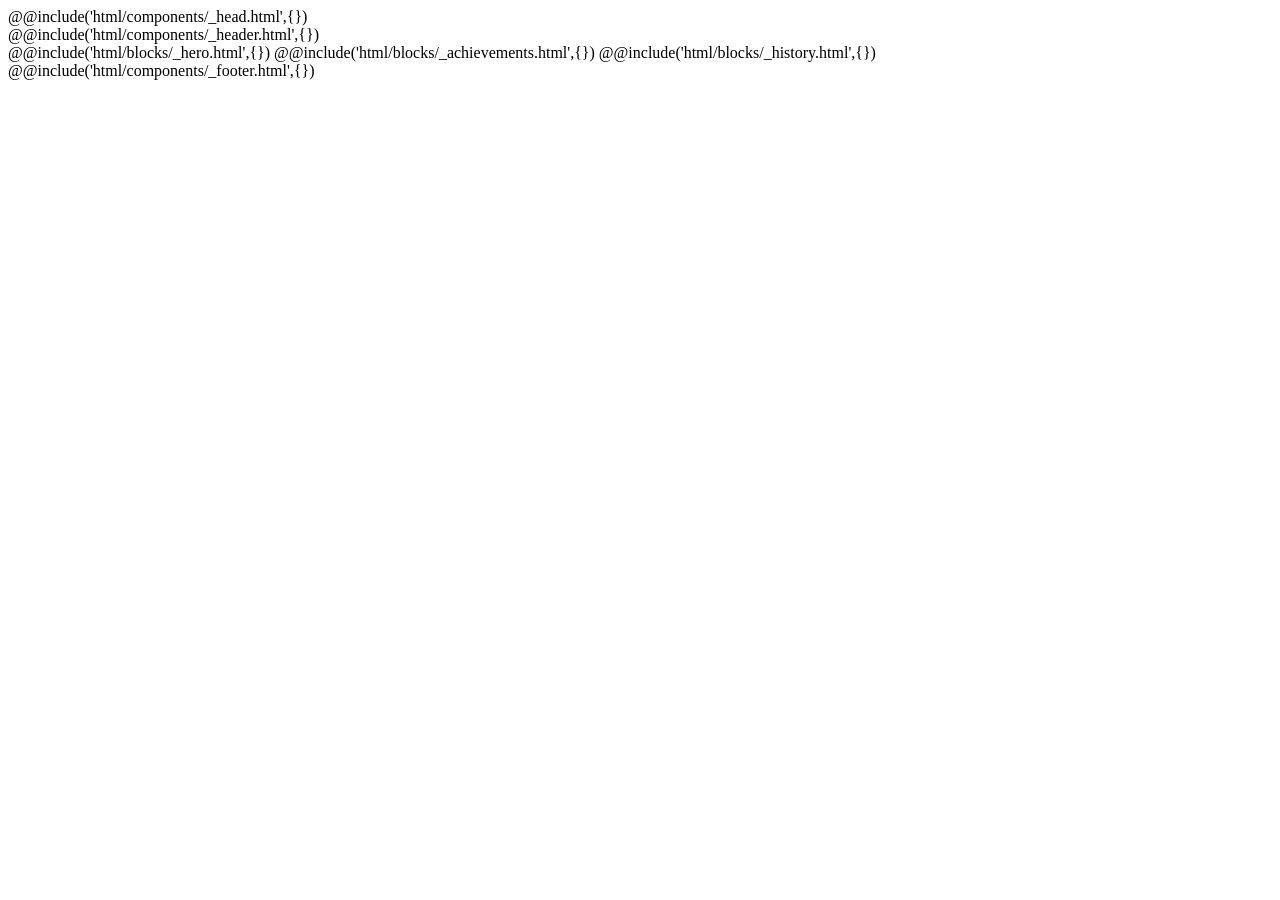
<file: src/index.html>
<!DOCTYPE html>
<html lang="ru">
    @@include('html/components/_head.html',{})
    <body>
        <div class="wrapper">
            @@include('html/components/_header.html',{})
            <div class="site-page">
                @@include('html/blocks/_hero.html',{})
                @@include('html/blocks/_achievements.html',{})
                @@include('html/blocks/_history.html',{})
            </div>
            @@include('html/components/_footer.html',{})
        </div>
        <script defer src="./js/lozad.min.js"></script>
        <script defer src="./js/script.js"></script>
    </body>
</html>
</file>
<file: css/main.css>
@font-face{font-family:Roboto;font-display:swap;src:url(../fonts/Roboto-Regular.woff2) format("woff2"),url(../fonts/Roboto-Regular.woff) format("woff");font-weight:400;font-style:normal}@font-face{font-family:Roboto;font-display:swap;src:url(../fonts/Roboto-Italic.woff2) format("woff2"),url(../fonts/Roboto-Italic.woff) format("woff");font-weight:400;font-style:italic}@font-face{font-family:Roboto;font-display:swap;src:url(../fonts/Roboto-Bold.woff2) format("woff2"),url(../fonts/Roboto-Bold.woff) format("woff");font-weight:700;font-style:normal}@font-face{font-family:Roboto;font-display:swap;src:url(../fonts/Roboto-BoldItalic.woff2) format("woff2"),url(../fonts/Roboto-BoldItalic.woff) format("woff");font-weight:700;font-style:italic}@font-face{font-family:Italiana;font-display:swap;src:url(../fonts/Italiana-Regular.woff2) format("woff2"),url(../fonts/Italiana-Regular.woff) format("woff");font-weight:700;font-style:normal}@font-face{font-family:"Roboto Serif";font-display:swap;src:url(../fonts/RobotoSerif-Regular.woff2) format("woff2"),url(../fonts/RobotoSerif-Regular.woff) format("woff");font-weight:400;font-style:normal}@font-face{font-family:"Roboto Serif";font-display:swap;src:url(../fonts/RobotoSerif-Italic.woff2) format("woff2"),url(../fonts/RobotoSerif-Italic.woff) format("woff");font-weight:400;font-style:italic}@font-face{font-family:"Roboto Serif";font-display:swap;src:url(../fonts/RobotoSerif-Regular.woff2) format("woff2"),url(../fonts/RobotoSerif-Regular.woff) format("woff");font-weight:700;font-style:normal}@font-face{font-family:"Roboto Serif";font-display:swap;src:url(../fonts/RobotoSerif-BoldItalic.woff2) format("woff2"),url(../fonts/RobotoSerif-BoldItalic.woff) format("woff");font-weight:700;font-style:italic}input[type=text]::-ms-clear{display:none;width:0;height:0}input[type=text]::-ms-reveal{display:none;width:0;height:0}input[type=search]::-webkit-search-cancel-button,input[type=search]::-webkit-search-decoration,input[type=search]::-webkit-search-results-button,input[type=search]::-webkit-search-results-decoration{display:none}*{padding:0;margin:0;border:0}*,:after,:before{-webkit-box-sizing:border-box;box-sizing:border-box}:active,:focus{outline:0}a:active,a:focus{outline:0}aside,footer,header,nav{display:block}body,html{height:100%;width:100%;font-size:100%;line-height:1;font-size:14px;-ms-text-size-adjust:100%;-moz-text-size-adjust:100%;-webkit-text-size-adjust:100%}button,input,textarea{font-family:inherit}input::-ms-clear{display:none}button{cursor:pointer;background:unset;font-size:inherit}button::-moz-focus-inner{padding:0;border:0}a,a:visited{text-decoration:none}a:hover{text-decoration:none}ul li{list-style:none}ol li{list-style:none}img{vertical-align:top}h1,h2,h3,h4,h5,h6{font-size:inherit;font-weight:inherit}body,html{font-family:Roboto;font-size:16px;line-height:150%;font-weight:400;color:#171717;-webkit-font-smoothing:antialiased;scrollbar-gutter:stable}@supports not selector(::-webkit-scrollbar){body,html{scrollbar-width:thin;scrollbar-color:#be9b4e #fff}}body::-webkit-scrollbar,html::-webkit-scrollbar{width:8px;height:8px}body::-webkit-scrollbar-track,html::-webkit-scrollbar-track{background:0 0}body::-webkit-scrollbar-thumb,html::-webkit-scrollbar-thumb{background-color:#be9b4e;border-radius:32px;border:1px solid #fff}body ::-moz-selection,html ::-moz-selection{background:#be9b4e;color:#fff}body ::selection,html ::selection{background:#be9b4e;color:#fff}body.is-lock{overflow:hidden}section{margin:104px 0}section:first-child{margin-top:0}section:last-child{margin-bottom:0}h1,h2,h3{text-transform:uppercase;font-family:Italiana}h1{text-transform:none}h1,h2{font-size:40px;line-height:118%}h2{margin-bottom:56px;text-transform:uppercase}h3{margin-bottom:20px;font-size:24px;line-height:117%}p:has(+p){margin-bottom:16px}ul:not([class]){margin:16px 0}ul:not([class]):last-child{margin-bottom:0}ul:not([class]) li{padding-left:16px;position:relative}ul:not([class]) li:not(:last-child){margin-bottom:8px}ul:not([class]) li::before{content:"";position:absolute;top:9px;left:0;width:8px;aspect-ratio:1/1;background:#9e7b2f;border-radius:50%}ol:not([class]){margin:16px 0}ol:not([class]):last-child{margin-bottom:0}ol:not([class]) li{padding-left:16px;position:relative;counter-increment:item}ol:not([class]) li:not(:last-child){margin-bottom:8px}ol:not([class]) li::before{content:counter(item) ".";position:absolute;top:0;left:0}img{width:100%;height:100%;-o-object-fit:cover;object-fit:cover;-o-object-position:center;object-position:center}svg{max-width:100%}video{width:100%;height:100%;-o-object-fit:cover;object-fit:cover;-o-object-position:center;object-position:center}a{color:inherit;-webkit-transition:all .3s ease-in-out 0s;-o-transition:all .3s ease-in-out 0s;transition:all .3s ease-in-out 0s}a:not([class]){color:#be9b4e;text-decoration:underline}a:not([class]):hover{text-decoration:none}.visually-hidden{position:absolute;width:1px;height:1px;margin:-1px;border:0;padding:0;white-space:nowrap;-webkit-clip-path:inset(100%);clip-path:inset(100%);clip:rect(0 0 0 0);overflow:hidden}.wrapper{min-height:100vh;overflow:clip;display:-webkit-box;display:-ms-flexbox;display:flex;-webkit-box-orient:vertical;-webkit-box-direction:normal;-ms-flex-direction:column;flex-direction:column}.container{max-width:1160px;margin:0 auto;padding:0 16px}.site-page{padding-bottom:104px;-webkit-box-flex:1;-ms-flex:1 1 auto;flex:1 1 auto}.button{padding:16px 32px;white-space:nowrap;background:#be9b4e;-webkit-transition:all .3s ease-in-out 0s;-o-transition:all .3s ease-in-out 0s;transition:all .3s ease-in-out 0s;font-family:"Roboto Serif";display:-webkit-box;display:-ms-flexbox;display:flex;-webkit-box-align:center;-ms-flex-align:center;align-items:center;-webkit-box-pack:center;-ms-flex-pack:center;justify-content:center;font-size:14px;line-height:114%;color:#fff;text-transform:uppercase;height:48px}.button:hover{background:#9e7b2f}.button--black{background:#171717}.menu__list{display:-webkit-box;display:-ms-flexbox;display:flex;-webkit-box-align:center;-ms-flex-align:center;align-items:center;gap:33px}.menu__link{display:block;font-family:Italiana;font-size:20px;line-height:120%;position:relative}.menu__link:hover::after{width:100%}.menu__link::after{content:"";position:absolute;bottom:0;left:0;width:0;height:1px;background:#be9b4e;-webkit-transition:all .3s ease-in-out 0s;-o-transition:all .3s ease-in-out 0s;transition:all .3s ease-in-out 0s}.input{padding:12px 16px;display:block;width:100%;height:48px;border:1px solid #bcbcbc;font-size:14px;line-height:171%;-webkit-transition:all .3s ease-in-out 0s;-o-transition:all .3s ease-in-out 0s;transition:all .3s ease-in-out 0s}.input:hover{border-color:#be9b4e}.input:focus{border-color:#9e7b2f}.input::-webkit-input-placeholder{opacity:1;color:#b0b0b0}.input::-moz-placeholder{opacity:1;color:#b0b0b0}.checkbox{display:-webkit-box;display:-ms-flexbox;display:flex;-webkit-box-align:center;-ms-flex-align:center;align-items:center;gap:8px;cursor:pointer}.checkbox.is-checked .checkbox__indicator::before{border-color:transparent}.checkbox.is-checked .checkbox__indicator::after{opacity:1;visibility:visible}.checkbox__indicator{padding:4px;width:24px;height:24px;position:relative;-webkit-box-flex:0;-ms-flex:none;flex:none}.checkbox__indicator::before{content:"";display:block;width:100%;height:100%;background:#fefefe;border-radius:2px;border:1px solid #171717;-webkit-transition:all .3s ease-in-out 0s;-o-transition:all .3s ease-in-out 0s;transition:all .3s ease-in-out 0s}.checkbox__indicator::after{content:"";position:absolute;top:0;left:3px;right:2px;bottom:1px;background:url(../images/icons/check.svg) 0 0/100% 100% no-repeat;opacity:0;visibility:hidden;-webkit-transition:all .3s ease-in-out 0s;-o-transition:all .3s ease-in-out 0s;transition:all .3s ease-in-out 0s}.checkbox__text{font-size:14px;line-height:143%}.site-header{padding:12px 0}.site-header__body{display:-webkit-box;display:-ms-flexbox;display:flex;-webkit-box-align:center;-ms-flex-align:center;align-items:center}.site-header__logo{width:161px;aspect-ratio:161/72;margin-right:auto}.site-header__logo svg{width:100%;height:100%}.site-header__menu{margin-top:-4px}.site-header__button{padding-left:11px;padding-right:11px}.site-footer{padding:104px 0;background:#e2e2e2}.site-footer__body{padding-bottom:56px;margin-bottom:56px;border-bottom:1px solid #393939;display:-ms-grid;display:grid;-ms-grid-columns:264px 1fr 192px;grid-template-columns:264px 1fr 192px;gap:24px}.site-footer__logo{margin-bottom:24px;aspect-ratio:264/108}.site-footer__logo svg{width:100%;height:100%}.site-footer__socials{display:-webkit-box;display:-ms-flexbox;display:flex;-webkit-box-pack:center;-ms-flex-pack:center;justify-content:center;-ms-flex-wrap:wrap;flex-wrap:wrap;-webkit-column-gap:16px;-moz-column-gap:16px;column-gap:16px;row-gap:8px}.site-footer__social-link{width:32px;height:32px;display:-webkit-box;display:-ms-flexbox;display:flex;-webkit-box-align:center;-ms-flex-align:center;align-items:center;-webkit-box-pack:center;-ms-flex-pack:center;justify-content:center;color:#171717}.site-footer__social-link:hover{color:#be9b4e}.site-footer__form-title{margin-bottom:24px;font-size:24px;line-height:117%;font-family:Italiana;text-transform:uppercase}.site-footer__form-checkboxes{margin-bottom:37px;display:-webkit-box;display:-ms-flexbox;display:flex;-webkit-column-gap:24px;-moz-column-gap:24px;column-gap:24px;row-gap:12px;-ms-flex-wrap:wrap;flex-wrap:wrap}.site-footer__form-body{display:-webkit-box;display:-ms-flexbox;display:flex;gap:8px}.site-footer__form-item{-webkit-box-flex:1;-ms-flex:1;flex:1}.site-footer__form-button{padding:16px 25px}.site-footer__contacts-title{margin-bottom:24px;font-size:24px;line-height:117%;font-family:Italiana;text-transform:uppercase}.site-footer__contact:not(:last-child){margin-bottom:12px}.site-footer__contact-link{display:-webkit-box;display:-ms-flexbox;display:flex;-webkit-box-align:center;-ms-flex-align:center;align-items:center;gap:4px;font-size:14px;line-height:143%}.site-footer__contact-link:hover{color:#be9b4e}.site-footer__contact-icon{width:24px;height:24px;-webkit-box-flex:0;-ms-flex:none;flex:none}.site-footer__terms{display:-webkit-box;display:-ms-flexbox;display:flex;gap:10px}.site-footer__terms-item{position:relative}.site-footer__terms-item:not(:last-child)::after{content:"|";position:absolute;top:50%;left:calc(100% + 3px);-webkit-transform:translateY(-50%);-ms-transform:translateY(-50%);transform:translateY(-50%)}.site-footer__terms-link{font-size:14px;line-height:143%;display:block;border-bottom:1px solid transparent}.site-footer__terms-link:hover{border-color:#be9b4e;color:#be9b4e}.hero__body{display:-ms-grid;display:grid;-ms-grid-columns:(1fr)[2];grid-template-columns:repeat(2,1fr)}.hero__content{padding:64px 35px;background:#e2e2e2;border:1px solid #bcbcbc;display:-webkit-box;display:-ms-flexbox;display:flex;-webkit-box-orient:vertical;-webkit-box-direction:normal;-ms-flex-direction:column;flex-direction:column;-webkit-box-align:center;-ms-flex-align:center;align-items:center;-webkit-box-pack:center;-ms-flex-pack:center;justify-content:center;text-align:center}.hero__post{margin-bottom:16px;color:#757575}.hero__title{margin-bottom:24px;color:#000}.hero__title-icon{margin:-11px 16px 0 -12px;width:44px;height:44px;display:inline-block;vertical-align:middle}.hero__title-icon svg{width:100%;height:100%}.hero__text{margin-bottom:40px}.hero__image{border:1px solid #9e7b2f}.achievements__list{display:-ms-grid;display:grid;-ms-grid-columns:(1fr)[3];grid-template-columns:repeat(3,1fr);gap:48px;text-align:center}.achievements__item{padding-bottom:11px;display:-webkit-box;display:-ms-flexbox;display:flex;-webkit-box-orient:vertical;-webkit-box-direction:normal;-ms-flex-direction:column;flex-direction:column;-webkit-box-align:center;-ms-flex-align:center;align-items:center;position:relative}.achievements__item:not(:nth-child(3n))::after{content:"";position:absolute;top:0;left:calc(100% + 24px);height:100%;width:1px;background:#bcbcbc}.achievements__item-number{margin-bottom:16px;display:-webkit-box;display:-ms-flexbox;display:flex;-webkit-box-align:center;-ms-flex-align:center;align-items:center;gap:12px}.achievements__item-number-value{font-size:72px;line-height:118%;font-family:Italiana;color:#000}.achievements__item-number-symbol{-webkit-box-flex:0;-ms-flex:none;flex:none;font-size:24px;line-height:117%;color:#696969}.history__title{text-align:center}.history__body{display:-ms-grid;display:grid;-ms-grid-columns:1fr 1.04fr;grid-template-columns:1fr 1.04fr}.history__image{border:1px solid #9e7b2f}.history__content{padding:54px 48px;background:#e2e2e2;border:1px solid #bcbcbc;font-size:14px;line-height:171%;color:#5d5d5d}@media (min-width:767px){.hero__content{border-right:unset}.hero__image--mobile{display:none}.history__content{border-left:unset}}@media (min-width:992px){.site-header__logo{-webkit-box-flex:0;-ms-flex:none;flex:none}}@media (min-width:1200px){.site-header__menu{margin-right:113px;margin-left:32px}.site-footer__form-title{margin-left:5px}.hero__title{width:93%}}@media (max-width:1200px){.site-header__logo{margin-right:64px}.site-header__menu{margin-right:auto}}@media (max-width:992px){section{margin:80px 0}h1,h2{font-size:32px}h3{font-size:20px}.site-page{padding-bottom:80px}.site-header__body{-webkit-box-pack:justify;-ms-flex-pack:justify;justify-content:space-between}.site-header__logo{margin-right:32px}.site-header__menu{display:none}.site-footer{padding:80px 0}.site-footer__body{-ms-grid-columns:180px 1fr 180px;grid-template-columns:180px 1fr 180px}.site-footer__form-title{font-size:20px}.site-footer__contacts-title{font-size:20px}.hero__content{padding:48px 24px}.hero__title-icon{margin:0;margin-top:-11px;width:32px;height:32px}.achievements__item-number-value{font-size:64px;line-height:130%}.achievements__item-number-symbol{font-size:20px;line-height:130%}.history__content{padding:48px 24px}}@media (max-width:767px){.site-footer{padding:48px 0}.site-footer__body{padding-bottom:32px;margin-bottom:32px;display:-webkit-box;display:-ms-flexbox;display:flex;-webkit-box-pack:justify;-ms-flex-pack:justify;justify-content:space-between;-ms-flex-wrap:wrap;flex-wrap:wrap;-webkit-column-gap:32px;-moz-column-gap:32px;column-gap:32px;row-gap:48px}.site-footer__left{-webkit-box-ordinal-group:2;-ms-flex-order:1;order:1}.site-footer__form{width:100%;-webkit-box-ordinal-group:4;-ms-flex-order:3;order:3}.site-footer__contacts{-webkit-box-ordinal-group:3;-ms-flex-order:2;order:2}.hero__body{display:block}.hero__content{-webkit-box-align:center;-ms-flex-align:center;align-items:center}.hero__title{margin-bottom:40px}.hero__title br{display:none}.hero__image--desktop{display:none}.hero__image{margin-bottom:40px;aspect-ratio:1/1;width:100%;-ms-flex-item-align:start;-ms-grid-row-align:start;align-self:start}.achievements__item-number-value{font-size:40px}.achievements__item-number-symbol{font-size:16px;line-height:130%}.achievements__item-description{font-size:14px}.history__body{display:-webkit-box;display:-ms-flexbox;display:flex;-webkit-box-orient:vertical;-webkit-box-direction:reverse;-ms-flex-direction:column-reverse;flex-direction:column-reverse;-webkit-box-align:start;-ms-flex-align:start;align-items:start}.history__image{aspect-ratio:1/1;max-width:100%}}@media (max-width:576px){.site-header__logo{margin-right:24px;width:140px}.site-header__button{font-size:12px}.site-footer__body{-webkit-box-orient:vertical;-webkit-box-direction:normal;-ms-flex-direction:column;flex-direction:column;gap:48px}.site-footer__left{display:-webkit-box;display:-ms-flexbox;display:flex;-webkit-box-align:start;-ms-flex-align:start;align-items:start;-webkit-box-pack:justify;-ms-flex-pack:justify;justify-content:space-between;-ms-flex-wrap:wrap;flex-wrap:wrap;gap:32px}.site-footer__logo{margin:0;width:140px}.site-footer__socials{gap:8px}.site-footer__social-link{width:24px;height:24px}.hero__content{text-align:left;-webkit-box-align:stretch;-ms-flex-align:stretch;align-items:stretch}.hero__button{max-width:unset}.achievements__list{display:-webkit-box;display:-ms-flexbox;display:flex;-webkit-box-orient:vertical;-webkit-box-direction:normal;-ms-flex-direction:column;flex-direction:column;gap:24px}.achievements__item{padding-bottom:24px;border-bottom:1px solid #bcbcbc}.achievements__item:not(:nth-child(3n))::after{display:none}.achievements__item-number-value{font-size:48px}.achievements__item-description{font-size:16px}.history__content{text-align:left;-webkit-box-align:stretch;-ms-flex-align:stretch;align-items:stretch}}@media (max-width:370px){.site-header__button{font-size:10px}.site-footer__form-body{-webkit-box-orient:vertical;-webkit-box-direction:normal;-ms-flex-direction:column;flex-direction:column;gap:16px}.hero__content{padding:48px 16px}.history__content{padding:48px 16px}}
</file>
